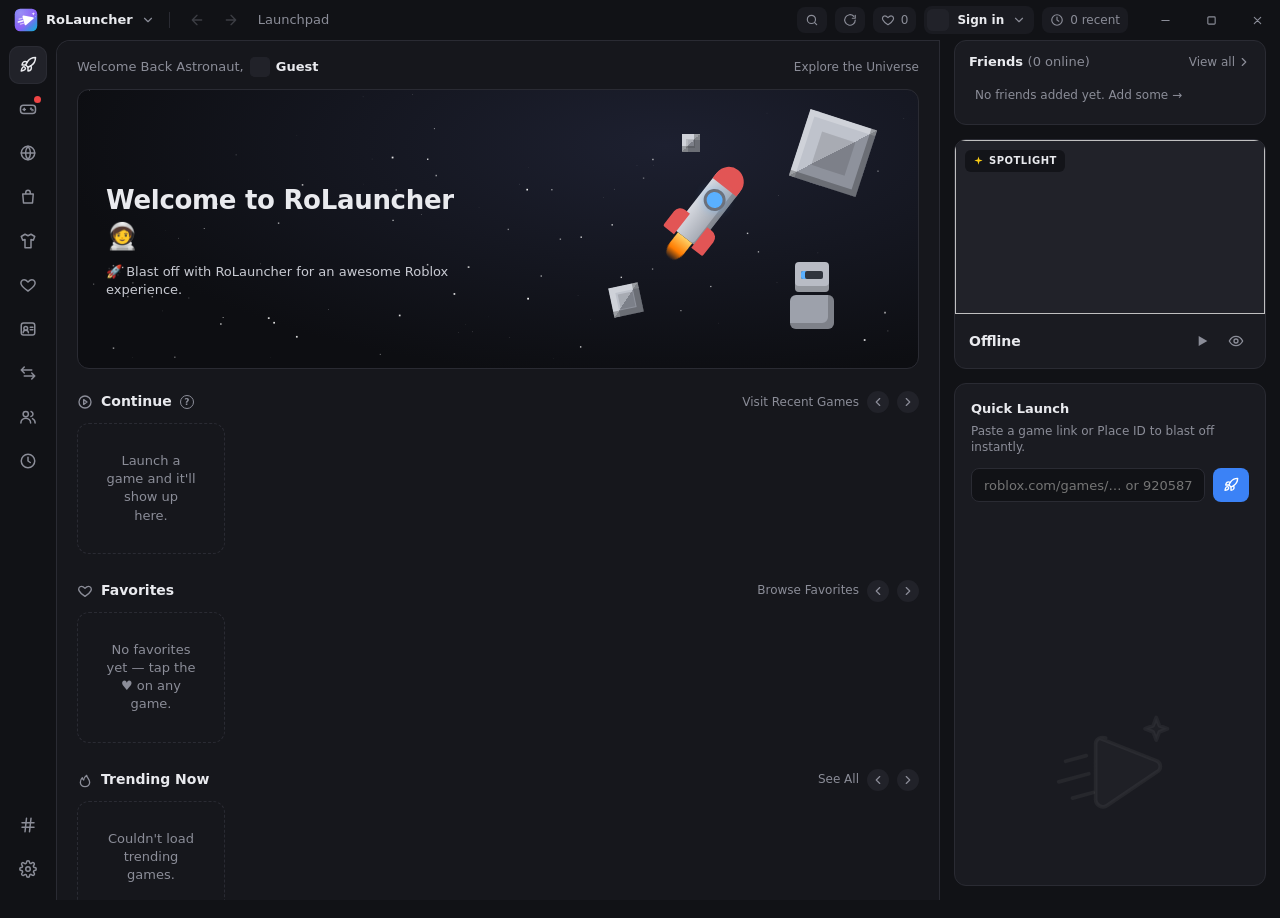
<file: wwwroot/index.html>
<!DOCTYPE html>
<html lang="en">
<head>
  <meta charset="UTF-8" />
  <title>RoLauncher</title>
  <script>
    (function () {
      var ui = localStorage.getItem("rolauncher.ui");
      var here = location.pathname.endsWith("console.html") ? "console" : "classic";
      if (ui && ui !== here) location.replace((ui === "console" ? "console.html" : "index.html") + location.hash);
    })();
  </script>
  <link rel="icon" href="logo.svg" type="image/svg+xml" />
  <link rel="stylesheet" href="styles.css" />
</head>
<body>
  <!-- ===== Title bar ===== -->
  <header class="titlebar">
    <div class="tb-left">
      <div class="brand">
        <img class="brand-logo" src="logo.svg" alt="" />
        <span class="brand-name">RoLauncher</span>
        <svg class="chev" viewBox="0 0 24 24"><use href="#i-chev-down"/></svg>
      </div>
      <span class="tb-sep"></span>
      <button class="tb-icon nodrag" id="navBack" title="Back"><svg viewBox="0 0 24 24"><use href="#i-arrow-left"/></svg></button>
      <button class="tb-icon nodrag" id="navFwd" title="Forward"><svg viewBox="0 0 24 24"><use href="#i-arrow-right"/></svg></button>
      <span class="crumb" id="crumb">Launchpad</span>
    </div>
    <div class="tb-game nodrag" id="tbGame" hidden>
      <span class="live-dot"></span><img id="tbGameIcon" alt="" /><span id="tbGameName">Launching…</span><span class="muted" id="tbGameTime"></span><span class="more-games" id="tbGameMore" hidden></span>
      <button class="btn tb-min" id="tbMin" title="Minimize the game and use the launcher — the game keeps running" hidden><svg viewBox="0 0 24 24"><use href="#i-min"/></svg>Minimize</button>
      <button class="btn tb-continue" id="tbContinue" title="Continue playing" hidden><svg viewBox="0 0 24 24"><use href="#i-play"/></svg>Continue playing</button>
      <button class="btn leave" id="tbLeave" title="Leave game"><svg viewBox="0 0 24 24"><use href="#i-logout"/></svg>Leave game</button>
    </div>
    <div class="tb-right">
      <button class="pill-btn nodrag" id="tbSearch" title="Search games"><svg viewBox="0 0 24 24"><use href="#i-search"/></svg></button>
      <button class="pill-btn nodrag" id="tbRefresh" title="Refresh"><svg viewBox="0 0 24 24"><use href="#i-refresh"/></svg></button>
      <button class="pill-btn nodrag robux" id="tbRobux" title="Robux" hidden><svg viewBox="0 0 24 24"><use href="#i-robux"/></svg><span id="robuxCount">0</span></button>
      <button class="pill-btn nodrag" id="tbFavCount" title="Favorites"><svg viewBox="0 0 24 24"><use href="#i-heart"/></svg><span id="favCount">0</span></button>
      <button class="user-chip nodrag" id="userChip">
        <img id="userAvatar" alt="" />
        <span id="userName">Sign in</span>
        <svg class="chev" viewBox="0 0 24 24"><use href="#i-chev-down"/></svg>
      </button>
      <button class="pill-btn nodrag" id="tbRecent"><svg viewBox="0 0 24 24"><use href="#i-clock"/></svg><span id="recentCount">0 recent</span></button>
      <div class="win-ctrls nodrag">
        <button data-win="minimize" title="Minimize"><svg viewBox="0 0 12 12"><path d="M2 6h8"/></svg></button>
        <button data-win="maximize" title="Maximize"><svg viewBox="0 0 12 12"><rect x="2" y="2" width="8" height="8" rx="1"/></svg></button>
        <button data-win="close" class="close" title="Close"><svg viewBox="0 0 12 12"><path d="M2.5 2.5l7 7M9.5 2.5l-7 7"/></svg></button>
      </div>
    </div>
  </header>

  <div class="shell">
    <!-- ===== Left rail ===== -->
    <nav class="rail">
      <div class="rail-top">
        <button class="rail-btn active" data-page="launchpad" title="Launchpad"><svg viewBox="0 0 24 24"><use href="#i-rocket"/></svg></button>
        <button class="rail-btn" data-page="explore" title="Explore"><svg viewBox="0 0 24 24"><use href="#i-gamepad"/></svg><span class="dot" id="exploreDot"></span></button>
        <button class="rail-btn" data-page="search" title="Search"><svg viewBox="0 0 24 24"><use href="#i-globe"/></svg></button>
        <button class="rail-btn" data-page="market" title="Market"><svg viewBox="0 0 24 24"><use href="#i-bag"/></svg></button>
        <button class="rail-btn" data-page="avatar" title="Avatar"><svg viewBox="0 0 24 24"><use href="#i-shirt"/></svg></button>
        <button class="rail-btn" data-page="favorites" title="Favorites"><svg viewBox="0 0 24 24"><use href="#i-heart"/></svg></button>
        <button class="rail-btn" data-page="profile" title="Profiles"><svg viewBox="0 0 24 24"><use href="#i-id"/></svg></button>
        <button class="rail-btn" data-page="trade" title="Trading"><svg viewBox="0 0 24 24"><use href="#i-swap"/></svg><span class="dot" id="tradeDot"></span></button>
        <button class="rail-btn" data-page="friends" title="Friends"><svg viewBox="0 0 24 24"><use href="#i-users"/></svg></button>
        <button class="rail-btn" data-page="history" title="History"><svg viewBox="0 0 24 24"><use href="#i-clock"/></svg></button>
      </div>
      <div class="rail-bottom">
        <button class="rail-btn" id="railJoin" title="Join by Place ID"><svg viewBox="0 0 24 24"><use href="#i-hash"/></svg></button>
        <button class="rail-btn" data-page="settings" title="Settings"><svg viewBox="0 0 24 24"><use href="#i-settings"/></svg></button>
      </div>
    </nav>

    <!-- ===== Main content ===== -->
    <main class="main" id="main">

      <!-- Launchpad -->
      <section class="page active" id="page-launchpad">
        <div class="welcome-row">
          <div class="welcome">Welcome Back Astronaut, <span class="welcome-user"><img id="welcomeAvatar" alt="" /><b id="welcomeName">Guest</b></span></div>
          <button class="link" data-goto="explore">Explore the Universe</button>
        </div>

        <div class="hero">
          <canvas id="stars"></canvas>
          <div class="hero-art">
            <div class="cube c1"></div><div class="cube c2"></div><div class="cube c3"></div>
            <div class="rocket"><div class="rk-body"></div><div class="rk-window"></div><div class="rk-fin l"></div><div class="rk-fin r"></div><div class="rk-flame"></div></div>
            <div class="bot"><div class="bot-head"></div><div class="bot-body"></div></div>
          </div>
          <div class="hero-text">
            <h1>Welcome to RoLauncher <span class="emoji">🧑‍🚀</span></h1>
            <p>🚀 Blast off with RoLauncher for an awesome Roblox experience.</p>
          </div>
        </div>

        <div class="row-head">
          <h2><svg viewBox="0 0 24 24"><use href="#i-play-circle"/></svg>Continue <span class="hint" title="Games you launched recently">?</span></h2>
          <div class="row-tools">
            <button class="link" data-goto="history">Visit Recent Games</button>
            <button class="arrow" data-scroll="rowContinue" data-dir="-1"><svg viewBox="0 0 24 24"><use href="#i-chev-left"/></svg></button>
            <button class="arrow" data-scroll="rowContinue" data-dir="1"><svg viewBox="0 0 24 24"><use href="#i-chev-right"/></svg></button>
          </div>
        </div>
        <div class="card-row" id="rowContinue"></div>

        <div class="row-head">
          <h2><svg viewBox="0 0 24 24"><use href="#i-heart"/></svg>Favorites</h2>
          <div class="row-tools">
            <button class="link" data-goto="favorites">Browse Favorites</button>
            <button class="arrow" data-scroll="rowFavorites" data-dir="-1"><svg viewBox="0 0 24 24"><use href="#i-chev-left"/></svg></button>
            <button class="arrow" data-scroll="rowFavorites" data-dir="1"><svg viewBox="0 0 24 24"><use href="#i-chev-right"/></svg></button>
          </div>
        </div>
        <div class="card-row" id="rowFavorites"></div>

        <div class="row-head">
          <h2><svg viewBox="0 0 24 24"><use href="#i-flame"/></svg>Trending Now</h2>
          <div class="row-tools">
            <button class="link" data-goto="explore">See All</button>
            <button class="arrow" data-scroll="rowTrending" data-dir="-1"><svg viewBox="0 0 24 24"><use href="#i-chev-left"/></svg></button>
            <button class="arrow" data-scroll="rowTrending" data-dir="1"><svg viewBox="0 0 24 24"><use href="#i-chev-right"/></svg></button>
          </div>
        </div>
        <div class="card-row" id="rowTrending"></div>
      </section>

      <!-- Explore -->
      <section class="page" id="page-explore">
        <div class="page-title"><h1>Explore the Universe</h1><p>Charts straight from Roblox, refreshed live.</p></div>
        <div id="exploreSorts"></div>
      </section>

      <!-- Search -->
      <section class="page" id="page-search">
        <div class="page-title"><h1>Search</h1><p>Find any experience on Roblox.</p></div>
        <form class="search-box" id="searchForm">
          <svg viewBox="0 0 24 24"><use href="#i-search"/></svg>
          <input id="searchInput" placeholder="Search for experiences…" autocomplete="off" />
          <button class="btn primary" type="submit">Search</button>
        </form>
        <div class="grid" id="searchResults"></div>
      </section>

      <!-- Market -->
      <section class="page" id="page-market">
        <div class="page-title row"><div><h1>Market</h1><p>Browse the Roblox avatar shop. Buying happens on Roblox's own item page.</p></div>
          <div class="robux-big" id="marketRobux" hidden><svg viewBox="0 0 24 24"><use href="#i-robux"/></svg><span></span></div></div>
        <form class="search-box" id="marketForm">
          <svg viewBox="0 0 24 24"><use href="#i-search"/></svg>
          <input id="marketInput" placeholder="Search items, bundles, emotes…" autocomplete="off" />
          <select id="marketSort">
            <option value="0">Relevance</option>
            <option value="1">Most Favorited</option>
            <option value="2">Bestselling</option>
            <option value="3">Recently Updated</option>
            <option value="4">Price: Low to High</option>
            <option value="5">Price: High to Low</option>
          </select>
          <button class="btn primary" type="submit">Search</button>
        </form>
        <div class="chips" id="marketCats"></div>
        <div class="grid market-grid" id="marketGrid"></div>
        <div class="load-more"><button class="btn ghost" id="marketMore" hidden>Load more</button></div>
      </section>

      <!-- Avatar editor -->
      <section class="page" id="page-avatar">
        <div class="page-title"><h1>Avatar</h1><p>Dress up your character. Changes show up live in the preview before you save.</p></div>
        <div class="avatar-signin empty" id="avatarSignin" hidden>Sign in with your Roblox account (Settings) to edit your avatar.</div>
        <div class="avatar-layout" id="avatarLayout" hidden>
          <div class="avatar-stage">
            <div class="avatar-render"><img id="avRender" alt="" /><div class="av-busy" id="avBusy" hidden><span></span></div><div class="av-live" id="avLive" hidden>Preview</div></div>
            <div class="seg" id="avType">
              <button data-type="R6">R6</button><button data-type="R15">R15</button>
            </div>
            <div class="seg av-tabs" id="avStageTabs">
              <button data-stage="colors" class="on">Skin</button><button data-stage="scale">Scale</button>
            </div>
            <div class="av-pane" id="avPaneColors">
              <div class="av-parts" id="avParts"></div>
              <div class="skin-row" id="skinRow"></div>
              <label class="av-custom"><input type="color" id="skinCustom" /> <span>Custom color</span></label>
            </div>
            <div class="av-pane" id="avPaneScale" hidden>
              <div id="avScales"></div>
              <div class="muted small" id="avScaleNote"></div>
            </div>
            <div class="av-actions">
              <button class="btn ghost" id="avReset">Undo changes</button>
              <button class="btn primary" id="avSave">Save avatar</button>
            </div>
            <button class="btn ghost av-outfit-btn" id="avSaveOutfit">Save as outfit…</button>
            <div class="muted small av-dirty" id="avDirty"></div>
          </div>
          <div class="avatar-items">
            <div class="chips" id="avCats"></div>
            <div class="grid av-grid" id="avGrid"></div>
            <div class="load-more"><button class="btn ghost" id="avMore" hidden>Load more</button></div>
          </div>
        </div>
      </section>

      <!-- Profile viewer -->
      <section class="page" id="page-profile">
        <form class="search-box" id="profileForm">
          <svg viewBox="0 0 24 24"><use href="#i-search"/></svg>
          <input id="profileInput" placeholder="Look up any Roblox username or user ID…" autocomplete="off" />
          <button class="btn primary" type="submit">View profile</button>
        </form>
        <div id="profileView"></div>
      </section>
      <!-- Trading -->
      <section class="page" id="page-trade">
        <div class="page-title row"><div><h1>Trading</h1><p>Trade limited items with other players. Values are Roblox's recent average price (RAP).</p></div>
          <div class="trade-head-actions"><div class="rap-big" id="tradeMyRap" hidden></div><button class="btn primary" id="tradeNew"><svg viewBox="0 0 24 24"><use href="#i-plus"/></svg>New trade</button></div></div>
        <div class="empty" id="tradeSignin" hidden>Sign in with your Roblox account (Settings) to see and send trades.</div>
        <div id="tradeBody">
          <div class="seg trade-tabs" id="tradeTabs">
            <button data-tt="Inbound" class="on">Inbound<span class="t-count" id="ttInbound" hidden></span></button><button data-tt="Outbound">Outbound</button><button data-tt="Completed">Completed</button><button data-tt="Inactive">Inactive</button>
          </div>
          <div class="trade-list" id="tradeList"></div>
          <div class="load-more"><button class="btn ghost" id="tradeMore" hidden>Load more</button></div>
        </div>
      </section>


      <!-- Favorites -->
      <section class="page" id="page-favorites">
        <div class="page-title"><h1>Favorites</h1><p>Hit the heart on any game to pin it here.</p></div>
        <div class="grid" id="favGrid"></div>
      </section>

      <!-- History -->
      <section class="page" id="page-history">
        <div class="page-title row"><div><h1>Recent Games</h1><p>Everything you've launched from RoLauncher.</p></div><button class="btn ghost" id="clearHistory">Clear history</button></div>
        <div class="grid" id="historyGrid"></div>
      </section>

      <!-- Friends -->
      <section class="page" id="page-friends">
        <div class="page-title"><h1>Friends</h1><p id="friendsHint">Sign in to load your Roblox friends automatically, or add people by username.</p></div>
        <form class="search-box" id="addFriendForm">
          <svg viewBox="0 0 24 24"><use href="#i-user-plus"/></svg>
          <input id="addFriendInput" placeholder="Roblox username…" autocomplete="off" />
          <button class="btn primary" type="submit">Add Friend</button>
        </form>
        <div class="friend-list big" id="friendsPageList"></div>
      </section>

      <!-- Settings -->
      <section class="page" id="page-settings">
        <div class="page-title"><h1>Settings</h1><p>Tune your launcher.</p></div>
        <div class="settings">
          <div class="set-card">
            <h3>Interface</h3>
            <p class="muted small">Pick a look. Everything else (accounts, favorites, playtime) is shared between them.</p>
            <div class="ui-pick" id="uiPick">
              <button data-ui="classic"><span class="ui-prev classic"><i></i><b></b><em></em></span>Classic</button>
              <button data-ui="console"><span class="ui-prev console"><i></i><b></b><em></em></span>Console</button>
            </div>
          </div>
          <div class="set-card">
            <h3>Roblox Accounts</h3>
            <div class="account-box" id="accountBox"></div>
            <p class="muted small">Signing in happens on roblox.com's own login page. RoLauncher never sees your password; the session stays in this PC's launcher profile so games launch on your account.</p>
            <details class="guest">
              <summary class="muted small">Or just show an avatar without signing in</summary>
              <form class="inline-form" id="accountForm">
                <input id="accountInput" placeholder="Roblox username" autocomplete="off" />
                <button class="btn ghost" type="submit">Use as guest</button>
              </form>
            </details>
          </div>
          <div class="set-card">
            <h3>Appearance</h3>
            <label class="toggle"><input type="checkbox" id="setStars" checked /><span></span>Animated starfield</label>
            <div class="accent-row" id="accentRow"></div>
          </div>
          <div class="set-card">
            <h3>Playing</h3>
            <label class="toggle"><input type="checkbox" id="setEmbed" /><span></span>Play inside the launcher window <span class="tag">Experimental</span></label>
            <label class="toggle"><input type="checkbox" id="setCloseOnLeave" /><span></span>Close Roblox and return here when I leave a game</label>
            <label class="select-row">When I close RoLauncher while a game is running
              <select id="setCloseBehavior">
                <option value="ask">Ask me</option>
                <option value="close">Close the game too</option>
                <option value="keep">Keep the game running</option>
              </select>
            </label>
            <label class="toggle"><input type="checkbox" id="setMinimize" /><span></span>Minimize launcher while playing (when not playing inside it)</label>
            <label class="toggle"><input type="checkbox" id="setMulti" /><span></span>Allow several Roblox games at once <span class="tag">Experimental</span></label>
            <p class="muted small">Lets you run more than one Roblox window, for example one per account. Close all Roblox windows before turning it on. Only one game can be shown inside the launcher; the others open in their own windows.</p>
          </div>
          <div class="set-card">
            <h3>Discord</h3>
            <label class="toggle"><input type="checkbox" id="setDiscord" /><span></span>Show what I'm playing on my Discord profile</label>
            <div class="discord-box" id="discordBox">
              <div class="discord-status" id="discordStatus"></div>
              <label class="toggle"><input type="checkbox" id="setDiscordBrowsing" /><span></span>Also show when I'm just browsing the launcher</label>
              <label class="toggle"><input type="checkbox" id="setDiscordJoin" /><span></span>Add a "Join server" button for public servers</label>
              <details class="guest">
                <summary class="muted small">Advanced: use your own Discord application</summary>
                <p class="muted small">Leave this empty to show up as <b>RoLauncher</b>. To show a different name, create an application at <a href="https://discord.com/developers/applications" data-ext>discord.com/developers/applications</a> and paste its Application ID here.</p>
                <form class="inline-form" id="discordForm">
                  <input id="discordId" placeholder="Application ID (optional)" inputmode="numeric" autocomplete="off" />
                  <button class="btn primary" type="submit">Save</button>
                </form>
              </details>
              <p class="muted small">Discord needs to be open on this PC (the desktop app). Your status only goes to your own Discord app; RoLauncher doesn't send it anywhere else.</p>
            </div>
          </div>
          <div class="set-card">
            <h3>Updates</h3>
            <p class="muted" id="updVersion">RoLauncher</p>
            <label class="toggle"><input type="checkbox" id="setAutoUpdate" /><span></span>Check for updates and ask me when a new version is out</label>
            <div class="upd-row"><button class="btn ghost" id="updCheck">Check for updates</button><span class="muted small" id="updStatus"></span></div>
            <p class="muted small">Updates come from <a href="#" id="updRepo">RoLauncher on GitHub</a>. Your sign-ins and settings are kept.</p>
          </div>
          <div class="set-card">
            <h3>Data</h3>
            <p class="muted">Recent games, favorites and friends are stored locally on this PC.</p>
            <button class="btn danger" id="resetAll">Reset all launcher data</button>
          </div>
        </div>
      </section>
    </main>

    <!-- ===== Right panel ===== -->
    <aside class="side">
      <div class="panel friends-panel">
        <div class="panel-head">
          <h3>Friends <span class="muted" id="friendsOnline">(0 online)</span></h3>
          <button class="link" data-goto="friends">View all <svg viewBox="0 0 24 24"><use href="#i-chev-right"/></svg></button>
        </div>
        <div class="friend-list" id="sideFriends"></div>
      </div>

      <div class="panel spotlight" id="spotlight">
        <div class="spot-img"><img id="spotImg" alt="" /><span class="badge"><svg viewBox="0 0 24 24"><use href="#i-sparkle"/></svg>SPOTLIGHT</span><span class="spot-rating" id="spotRating"></span></div>
        <div class="spot-info">
          <div><div class="spot-name" id="spotName">Loading…</div><div class="muted small" id="spotBy"></div></div>
          <div class="spot-actions">
            <button class="icon-btn" id="spotPlay" title="Play"><svg viewBox="0 0 24 24"><use href="#i-play"/></svg></button>
            <button class="icon-btn" id="spotView" title="Details"><svg viewBox="0 0 24 24"><use href="#i-eye"/></svg></button>
          </div>
        </div>
      </div>

      <div class="panel quickjoin">
        <svg class="watermark" viewBox="0 0 24 24"><use href="#i-mark"/></svg>
        <h3>Quick Launch</h3>
        <p class="muted small">Paste a game link or Place ID to blast off instantly.</p>
        <form class="inline-form" id="quickForm">
          <input id="quickInput" placeholder="roblox.com/games/… or 920587237" autocomplete="off" />
          <button class="btn primary" type="submit"><svg viewBox="0 0 24 24"><use href="#i-rocket"/></svg></button>
        </form>
        <div class="now-playing" id="nowPlaying"></div>
      </div>
    </aside>
  </div>

  <!-- ===== Game modal ===== -->
  <div class="modal" id="modal" hidden>
    <div class="modal-card">
      <button class="modal-close" id="modalClose"><svg viewBox="0 0 12 12"><path d="M2.5 2.5l7 7M9.5 2.5l-7 7"/></svg></button>
      <div class="modal-banner"><img id="mBanner" alt="" /></div>
      <div class="modal-body">
        <div class="modal-head">
          <img class="modal-icon" id="mIcon" alt="" />
          <div class="modal-titles"><h2 id="mName"></h2><div class="muted" id="mCreator"></div></div>
          <select class="play-as" id="mPlayAs" title="Play as" hidden></select>
          <button class="btn play" id="mPlay"><svg viewBox="0 0 24 24"><use href="#i-play"/></svg>Play</button>
          <button class="btn ghost square" id="mFav" title="Favorite"><svg viewBox="0 0 24 24"><use href="#i-heart"/></svg></button>
          <button class="btn ghost square" id="mWeb" title="Open on roblox.com"><svg viewBox="0 0 24 24"><use href="#i-external"/></svg></button>
        </div>
        <div class="tabs" id="mTabs">
          <button class="tab on" data-tab="overview">Overview</button>
          <button class="tab" data-tab="playtime"><svg viewBox="0 0 24 24"><use href="#i-clock"/></svg>Playtime</button>
        </div>
        <div class="tab-panel" id="tab-overview">
          <div class="stats" id="mStats"></div>
          <p class="desc" id="mDesc"></p>
        </div>
        <div class="tab-panel" id="tab-playtime" hidden></div>
      </div>
    </div>
  </div>

  <!-- ===== Market item modal ===== -->
  <div class="modal glass" id="updModal" hidden>
    <div class="modal-card upd-card">
      <div class="upd-head"><img src="logo.svg" alt="" /><div><h2 id="updTitle">Update available</h2><div class="muted small" id="updSub"></div></div></div>
      <div class="upd-notes" id="updNotes"></div>
      <div class="upd-progress" id="updProgress" hidden><span id="updBar"></span></div>
      <div class="upd-actions"><a href="#" class="muted small" id="updPage">See it on GitHub</a><span></span><button class="btn ghost" id="updLater">Later</button><button class="btn primary" id="updNow">Update now</button></div>
    </div>
  </div>
  <div class="modal glass" id="tradeModal" hidden>
    <div class="modal-card trade-card">
      <button class="modal-close" id="tradeClose"><svg viewBox="0 0 12 12"><path d="M2.5 2.5l7 7M9.5 2.5l-7 7"/></svg></button>
      <div class="trade-top"><img id="tvHead" alt="" /><div><h2 id="tvTitle">Trade</h2><div class="muted small" id="tvSub"></div></div></div>
      <div class="trade-sides">
        <div class="trade-side"><h3>You give</h3><div class="trade-items" id="tvGive"></div><div class="trade-total" id="tvGiveTotal"></div></div>
        <div class="trade-side get"><h3>You get</h3><div class="trade-items" id="tvGet"></div><div class="trade-total" id="tvGetTotal"></div></div>
      </div>
      <div class="trade-actions" id="tvActions"></div>
    </div>
  </div>
  <div class="modal glass" id="tradeCompose" hidden>
    <div class="modal-card trade-card wide">
      <button class="modal-close" id="tcClose"><svg viewBox="0 0 12 12"><path d="M2.5 2.5l7 7M9.5 2.5l-7 7"/></svg></button>
      <div class="trade-top"><img id="tcHead" alt="" /><div><h2 id="tcTitle">New trade</h2><div class="muted small" id="tcSub">Pick who you want to trade with.</div></div></div>
      <form class="search-box" id="tcUserForm">
        <svg viewBox="0 0 24 24"><use href="#i-search"/></svg>
        <input id="tcUser" placeholder="Username to trade with…" autocomplete="off" />
        <button class="btn primary" type="submit">Choose</button>
      </form>
      <div class="tc-grid" id="tcGrid" hidden>
        <div class="tc-col"><div class="tc-col-head"><h3>Your items</h3><input class="tc-filter" id="tcMineFilter" placeholder="Filter…" /></div><div class="tc-inv" id="tcMine"></div></div>
        <div class="tc-col"><div class="tc-col-head"><h3 id="tcTheirsTitle">Their items</h3><input class="tc-filter" id="tcTheirsFilter" placeholder="Filter…" /></div><div class="tc-inv" id="tcTheirs"></div></div>
      </div>
      <div class="trade-sides" id="tcOffer" hidden>
        <div class="trade-side"><h3>You give</h3><div class="trade-items" id="tcGive"></div><label class="tc-robux">+ <svg viewBox="0 0 24 24"><use href="#i-robux"/></svg><input type="number" min="0" step="1" id="tcGiveRobux" placeholder="0" /> Robux</label><div class="trade-total" id="tcGiveTotal"></div></div>
        <div class="trade-side get"><h3>You get</h3><div class="trade-items" id="tcGet"></div><label class="tc-robux">+ <svg viewBox="0 0 24 24"><use href="#i-robux"/></svg><input type="number" min="0" step="1" id="tcGetRobux" placeholder="0" /> Robux</label><div class="trade-total" id="tcGetTotal"></div></div>
      </div>
      <div class="trade-actions"><span class="muted small" id="tcNote"></span><button class="btn ghost" id="tcCancel">Cancel</button><button class="btn primary" id="tcSend" disabled>Send trade</button></div>
    </div>
  </div>
  <div class="modal glass" id="avDialog" hidden>
    <div class="modal-card av-dialog">
      <h2 id="avDlgTitle"></h2>
      <p class="muted small" id="avDlgText"></p>
      <input class="input" id="avDlgInput" maxlength="50" />
      <div class="av-dlg-actions"><button class="btn ghost" id="avDlgCancel">Cancel</button><button class="btn primary" id="avDlgOk">OK</button></div>
    </div>
  </div>
  <div class="modal glass" id="itemModal" hidden>
    <div class="item-card">
      <button class="modal-close" id="itemClose"><svg viewBox="0 0 12 12"><path d="M2.5 2.5l7 7M9.5 2.5l-7 7"/></svg></button>
      <div class="item-media"><img id="iImg" alt="" /><span class="owned-badge" id="iOwned" hidden><svg viewBox="0 0 24 24"><use href="#i-check"/></svg>Owned</span></div>
      <div class="item-info">
        <span class="kind-chip" id="iKind"></span>
        <h2 id="iName"></h2>
        <div class="muted" id="iCreator"></div>
        <div class="item-price" id="iPrice"></div>
        <div class="item-meta" id="iMeta"></div>
        <p class="desc" id="iDesc"></p>
        <div class="buy-box" id="buyBox"></div>
        <button class="link" id="iWeb"><svg viewBox="0 0 24 24"><use href="#i-external"/></svg>View on roblox.com</button>
      </div>
    </div>
  </div>

  <div class="launching" id="launching" hidden>
    <canvas id="launchStars"></canvas>
    <div class="launch-card">
      <img id="lIcon" alt="" />
      <h2 id="lName">Launching…</h2>
      <p class="muted" id="lStatus">Starting Roblox</p>
      <div class="launch-bar"><span></span></div>
      <button class="btn ghost" id="lCancel">Cancel</button>
    </div>
  </div>

  <div class="acct-menu" id="acctMenu" hidden></div>

  <div class="toast" id="toast"></div>

  <!-- ===== Icon sprite ===== -->
  <svg width="0" height="0" style="position:absolute">
    <defs>
      <symbol id="i-mark" viewBox="0 0 24 24"><path d="M10.3 6.9l9.1 3.6c.8.3.9 1.4.1 1.8l-8 5.4c-.8.5-1.8-.1-1.8-1V7.8c0-.7.8-1.2 1.6-.9z"/><path d="M8.6 12.6l-4.8 1.3M8.2 9.7l-3.3.9M9.3 15.6l-3.3.9"/><path d="M19.4 3.6l.5 1.3 1.3.5-1.3.5-.5 1.3-.5-1.3-1.3-.5 1.3-.5z"/></symbol>
      <symbol id="i-moon" viewBox="0 0 24 24"><path d="M20 14.5A8.5 8.5 0 1 1 9.5 4a7 7 0 0 0 10.5 10.5z"/></symbol>
      <symbol id="i-chev-down" viewBox="0 0 24 24"><path d="M6 9l6 6 6-6"/></symbol>
      <symbol id="i-chev-left" viewBox="0 0 24 24"><path d="M15 18l-6-6 6-6"/></symbol>
      <symbol id="i-chev-right" viewBox="0 0 24 24"><path d="M9 18l6-6-6-6"/></symbol>
      <symbol id="i-arrow-left" viewBox="0 0 24 24"><path d="M19 12H5M12 19l-7-7 7-7"/></symbol>
      <symbol id="i-arrow-right" viewBox="0 0 24 24"><path d="M5 12h14M12 5l7 7-7 7"/></symbol>
      <symbol id="i-search" viewBox="0 0 24 24"><circle cx="11" cy="11" r="7"/><path d="M20 20l-3.5-3.5"/></symbol>
      <symbol id="i-refresh" viewBox="0 0 24 24"><path d="M21 12a9 9 0 1 1-2.6-6.4M21 4v5h-5"/></symbol>
      <symbol id="i-heart" viewBox="0 0 24 24"><path d="M12 20s-7-4.4-9-8.6C1.6 8.4 3.4 5 6.8 5c2 0 3.4 1.1 5.2 3 1.8-1.9 3.2-3 5.2-3 3.4 0 5.2 3.4 3.8 6.4C19 15.6 12 20 12 20z"/></symbol>
      <symbol id="i-clock" viewBox="0 0 24 24"><circle cx="12" cy="12" r="9"/><path d="M12 7v5l3 2"/></symbol>
      <symbol id="i-rocket" viewBox="0 0 24 24"><path d="M5 15c-1.5 1.3-2 5-2 5s3.7-.5 5-2c.7-.8.7-2.1-.1-2.9a2.2 2.2 0 0 0-2.9-.1z"/><path d="M12 15l-3-3a22 22 0 0 1 2-4A13 13 0 0 1 22 2c0 2.7-.8 7.5-6 11a22 22 0 0 1-4 2z"/><path d="M9 12H4s.5-3 2-4c1.6-1.1 5 0 5 0M12 15v5s3-.5 4-2c1.1-1.6 0-5 0-5"/></symbol>
      <symbol id="i-gamepad" viewBox="0 0 24 24"><rect x="2" y="7" width="20" height="11" rx="4"/><path d="M7 11v3M5.5 12.5h3"/><circle cx="16" cy="11.5" r=".6"/><circle cx="18" cy="13.5" r=".6"/></symbol>
      <symbol id="i-globe" viewBox="0 0 24 24"><circle cx="12" cy="12" r="9"/><path d="M3 12h18M12 3a14 14 0 0 1 0 18M12 3a14 14 0 0 0 0 18"/></symbol>
      <symbol id="i-users" viewBox="0 0 24 24"><circle cx="9" cy="8" r="3.5"/><path d="M2.5 20a6.5 6.5 0 0 1 13 0"/><path d="M16 4.6a3.5 3.5 0 0 1 0 6.8M18 14.2a6.5 6.5 0 0 1 3.5 5.8"/></symbol>
      <symbol id="i-user-plus" viewBox="0 0 24 24"><circle cx="9" cy="8" r="3.5"/><path d="M2.5 20a6.5 6.5 0 0 1 13 0M19 8v6M16 11h6"/></symbol>
      <symbol id="i-settings" viewBox="0 0 24 24"><circle cx="12" cy="12" r="3"/><path d="M19.4 15a1.7 1.7 0 0 0 .3 1.8l.1.1a2 2 0 1 1-2.8 2.8l-.1-.1a1.7 1.7 0 0 0-1.8-.3 1.7 1.7 0 0 0-1 1.5V21a2 2 0 1 1-4 0v-.1a1.7 1.7 0 0 0-1.1-1.5 1.7 1.7 0 0 0-1.8.3l-.1.1a2 2 0 1 1-2.8-2.8l.1-.1a1.7 1.7 0 0 0 .3-1.8 1.7 1.7 0 0 0-1.5-1H3a2 2 0 1 1 0-4h.1a1.7 1.7 0 0 0 1.5-1.1 1.7 1.7 0 0 0-.3-1.8l-.1-.1a2 2 0 1 1 2.8-2.8l.1.1a1.7 1.7 0 0 0 1.8.3H9a1.7 1.7 0 0 0 1-1.5V3a2 2 0 1 1 4 0v.1a1.7 1.7 0 0 0 1 1.5 1.7 1.7 0 0 0 1.8-.3l.1-.1a2 2 0 1 1 2.8 2.8l-.1.1a1.7 1.7 0 0 0-.3 1.8V9a1.7 1.7 0 0 0 1.5 1H21a2 2 0 1 1 0 4h-.1a1.7 1.7 0 0 0-1.5 1z"/></symbol>
      <symbol id="i-hash" viewBox="0 0 24 24"><path d="M4 9h16M4 15h16M10 3L8 21M16 3l-2 18"/></symbol>
      <symbol id="i-play-circle" viewBox="0 0 24 24"><circle cx="12" cy="12" r="9"/><path d="M10 8.5l5 3.5-5 3.5z"/></symbol>
      <symbol id="i-play" viewBox="0 0 24 24"><path d="M7 4.5l13 7.5-13 7.5z" fill="currentColor"/></symbol>
      <symbol id="i-eye" viewBox="0 0 24 24"><path d="M2 12s3.6-7 10-7 10 7 10 7-3.6 7-10 7S2 12 2 12z"/><circle cx="12" cy="12" r="3"/></symbol>
      <symbol id="i-flame" viewBox="0 0 24 24"><path d="M12 22c4 0 7-2.7 7-6.5 0-4.5-4-6.5-4.5-10.5C12 7 10 9.5 10 12c-1.2-.8-2-2-2-3.5C6 10.2 5 12.7 5 15.5 5 19.3 8 22 12 22z"/></symbol>
      <symbol id="i-sparkle" viewBox="0 0 24 24"><path d="M12 3l2 7 7 2-7 2-2 7-2-7-7-2 7-2z" fill="currentColor"/></symbol>
      <symbol id="i-external" viewBox="0 0 24 24"><path d="M14 4h6v6M20 4l-9 9M18 14v5a1 1 0 0 1-1 1H5a1 1 0 0 1-1-1V7a1 1 0 0 1 1-1h5"/></symbol>
      <symbol id="i-person" viewBox="0 0 24 24"><circle cx="12" cy="8" r="4"/><path d="M4 21a8 8 0 0 1 16 0"/></symbol>
      <symbol id="i-thumb" viewBox="0 0 24 24"><path d="M7 10v11H3V10zM7 10l4-8c1.7 0 3 1.3 3 3v3h5.5a2 2 0 0 1 2 2.3l-1.4 8A2 2 0 0 1 18 20H7"/></symbol>
      <symbol id="i-bag" viewBox="0 0 24 24"><path d="M5 8h14l-1 12H6zM9 8V6a3 3 0 0 1 6 0v2"/></symbol>
      <symbol id="i-robux" viewBox="0 0 24 24"><path d="M12 2.5l8.2 4.75v9.5L12 21.5l-8.2-4.75v-9.5z"/><path d="M12 7.5l3.9 2.25v4.5L12 16.5l-3.9-2.25v-4.5z"/></symbol>
      <symbol id="i-logout" viewBox="0 0 24 24"><path d="M9 21H5a2 2 0 0 1-2-2V5a2 2 0 0 1 2-2h4M16 17l5-5-5-5M21 12H9"/></symbol>
      <symbol id="i-shirt" viewBox="0 0 24 24"><path d="M8 3l4 2 4-2 5 3-2 5-3-1v11H8V10l-3 1-2-5z"/></symbol>
      <symbol id="i-check" viewBox="0 0 24 24"><path d="M5 12.5l4.5 4.5L19 7.5"/></symbol>
      <symbol id="i-id" viewBox="0 0 24 24"><rect x="3" y="4" width="18" height="16" rx="3"/><circle cx="9" cy="11" r="2.5"/><path d="M5.5 17a3.5 3.5 0 0 1 7 0M15 9.5h3.5M15 13h3.5"/></symbol>
      <symbol id="i-plus" viewBox="0 0 24 24"><path d="M12 5v14M5 12h14"/></symbol>
      <symbol id="i-swap" viewBox="0 0 24 24"><path d="M7 4L3 8l4 4M3 8h14M17 20l4-4-4-4M21 16H7"/></symbol>
      <symbol id="i-min" viewBox="0 0 24 24"><path d="M12 4v11M7.5 10.5L12 15l4.5-4.5M5 20h14"/></symbol>
      <symbol id="i-x" viewBox="0 0 24 24"><path d="M6 6l12 12M18 6L6 18"/></symbol>
    </defs>
  </svg>

  <script src="app.js"></script>
  <script src="dropdown.js"></script>
</body>
</html>
</file>
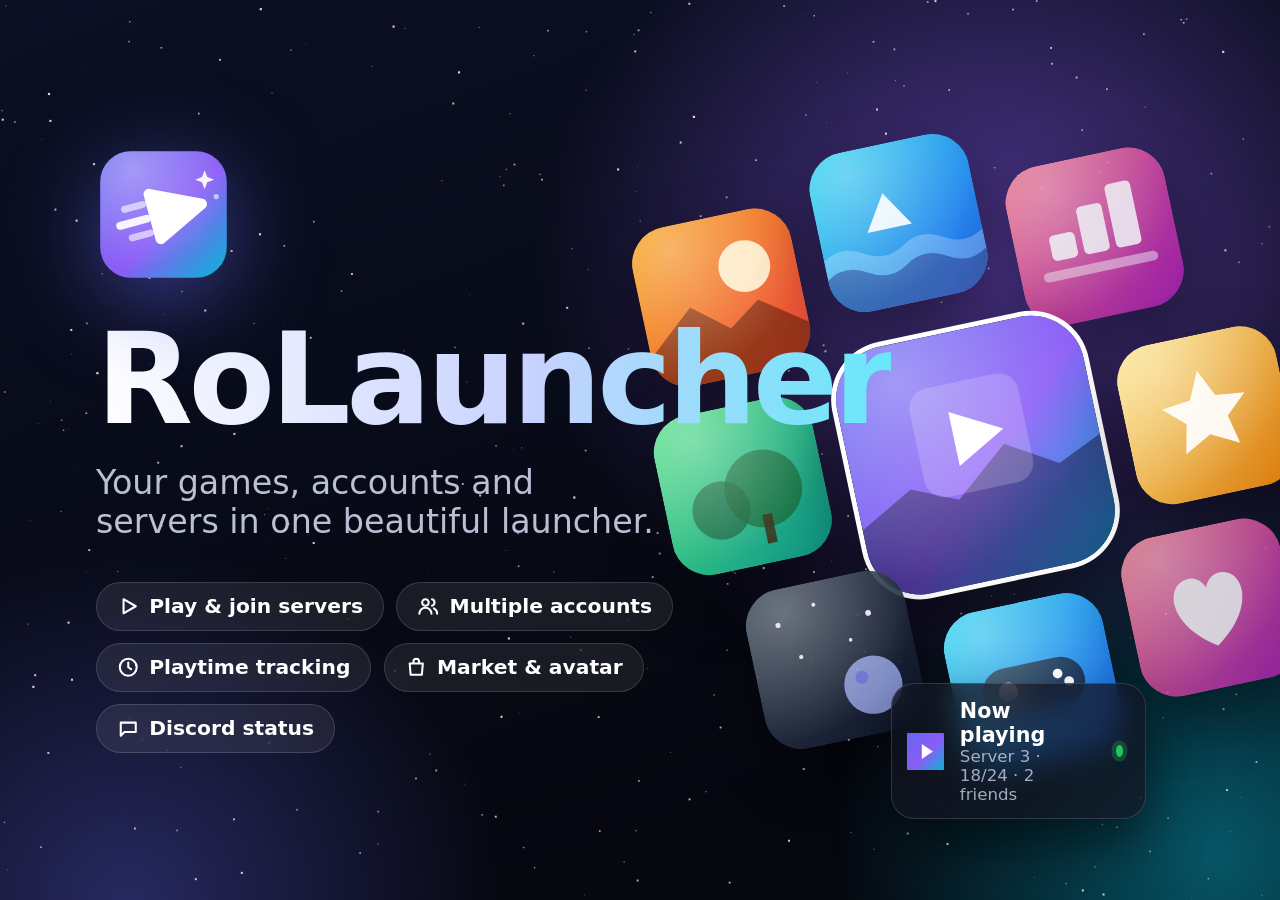
<file: assets/cover.html>
﻿<!DOCTYPE html>
<!--
  RoLauncher cover image. Original artwork (no third-party logos or game art).
  Render: msedge --headless --window-size=1920,1080 --screenshot=cover.png cover.html
  Add  ?wide  to the URL for the 1280x640 link-preview layout.
-->
<html>
<head>
<meta charset="utf-8" />
<style>
  * { box-sizing: border-box; margin: 0; }
  html, body { width: 100%; height: 100%; overflow: hidden; }
  body {
    position: relative;
    font-family: "Segoe UI Variable Display", "Segoe UI", system-ui, sans-serif;
    color: #fff;
    background:
      radial-gradient(60% 80% at 78% 30%, rgba(139, 92, 246, .55), transparent 60%),
      radial-gradient(50% 70% at 95% 95%, rgba(6, 182, 212, .45), transparent 60%),
      radial-gradient(45% 60% at 10% 100%, rgba(99, 102, 241, .35), transparent 65%),
      linear-gradient(160deg, #0b1024 0%, #070914 55%, #05060c 100%);
  }
  #stars { position: absolute; inset: 0; }

  .wrap { position: absolute; inset: 0; display: grid; grid-template-columns: 1fr 1fr; align-items: center; padding: 0 7.5vw; }
  .brand { position: relative; z-index: 2; }
  .mark { width: 15vh; height: 15vh; filter: drop-shadow(0 2.4vh 5vh rgba(99, 102, 241, .55)); }
  h1 { font-size: 14vh; line-height: 1; font-weight: 800; letter-spacing: -.5vh; margin-top: 3.4vh; }
  h1 span { background: linear-gradient(90deg, #fff 0%, #c7d2fe 55%, #67e8f9 100%); -webkit-background-clip: text; background-clip: text; color: transparent; }
  .tag { text-wrap: balance; max-width: 44vw; font-size: 3.7vh; color: rgba(226, 232, 255, .82); margin-top: 2.2vh; font-weight: 500; }
  .chips { display: flex; flex-wrap: wrap; gap: 1.4vh; margin-top: 4.6vh; max-width: 46vw; }
  .chip { display: inline-flex; align-items: center; gap: 1.1vh; padding: 1.25vh 2.2vh; border-radius: 99px; font-size: 2.25vh; font-weight: 600;
          background: rgba(255, 255, 255, .08); border: 1px solid rgba(255, 255, 255, .14); backdrop-filter: blur(10px); }
  .chip svg { width: 2.5vh; height: 2.5vh; fill: none; stroke: #fff; stroke-width: 2.2; stroke-linecap: round; stroke-linejoin: round; }

  /* Right side: a tilted wall of glassy "game" tiles drawn from simple shapes. */
  .stage { position: relative; height: 100vh; }
  .wall { position: absolute; right: -4vw; top: 50%; width: 62vh; height: 62vh; transform: translateY(-50%) rotate(-12deg); }
  .tile { position: absolute; width: 18vh; height: 18vh; border-radius: 4.2vh; overflow: hidden;
          box-shadow: 0 3vh 7vh rgba(0, 0, 0, .45), inset 0 0 0 1px rgba(255, 255, 255, .16); }
  .tile svg { width: 100%; height: 100%; display: block; }
  .tile.big { width: 28vh; height: 28vh; border-radius: 6vh; box-shadow: 0 0 0 .55vh #fff, 0 4vh 9vh rgba(0, 0, 0, .55); }
  .t1 { left: 0;     top: 0; }
  .t2 { left: 21vh;  top: -4vh; }
  .t3 { left: 42vh;  top: 2vh; opacity: .9; }
  .t4 { left: -2vh;  top: 21vh; }
  .t5 { left: 19vh;  top: 18vh; }
  .t6 { left: 50vh;  top: 24vh; }
  .t7 { left: 4vh;   top: 42vh; opacity: .9; }
  .t8 { left: 25vh;  top: 49vh; }
  .t9 { left: 46vh;  top: 45vh; opacity: .85; }
  .play-pill { position: absolute; left: 21vh; top: 50.5vh; display: none; }

  /* little "now playing" card floating over the wall */
  .np { position: absolute; right: 3vw; bottom: 9vh; display: flex; align-items: center; gap: 1.8vh; padding: 1.6vh 2.4vh 1.6vh 1.6vh; border-radius: 2.6vh;
        background: rgba(18, 20, 32, .72); border: 1px solid rgba(255, 255, 255, .14); backdrop-filter: blur(16px); box-shadow: 0 3vh 6vh rgba(0, 0, 0, .5); z-index: 3; }
  .np .ic { width: 7vh; height: 7vh; border-radius: 1.7vh; overflow: hidden; }
  .np b { display: block; font-size: 2.3vh; }
  .np span { font-size: 1.85vh; color: rgba(226, 232, 255, .7); }
  .np .dot { width: 1.3vh; height: 1.3vh; border-radius: 50%; background: #22c55e; box-shadow: 0 0 0 .5vh rgba(34, 197, 94, .25); margin-left: 1vh; }

  /* 2:1 link-preview layout */
  body.wide .wrap { grid-template-columns: 1.15fr .85fr; padding: 0 6vw; }
  body.wide h1 { font-size: 15.5vh; }
  body.wide .tag { font-size: 4.3vh; }
  body.wide .chip { font-size: 2.6vh; }
  body.wide .wall { right: -10vw; }
  body.wide .np { display: none; }
</style>
</head>
<body>
<canvas id="stars"></canvas>

<svg width="0" height="0" style="position:absolute">
  <defs>
    <linearGradient id="g-brand" x1="0" y1="0" x2="1" y2="1"><stop offset="0" stop-color="#6366F1"/><stop offset=".55" stop-color="#8B5CF6"/><stop offset="1" stop-color="#06B6D4"/></linearGradient>
    <linearGradient id="g-sun" x1="0" y1="0" x2="1" y2="1"><stop offset="0" stop-color="#f59e0b"/><stop offset="1" stop-color="#ef4444"/></linearGradient>
    <linearGradient id="g-sea" x1="0" y1="0" x2="1" y2="1"><stop offset="0" stop-color="#22d3ee"/><stop offset="1" stop-color="#2563eb"/></linearGradient>
    <linearGradient id="g-leaf" x1="0" y1="0" x2="1" y2="1"><stop offset="0" stop-color="#4ade80"/><stop offset="1" stop-color="#0d9488"/></linearGradient>
    <linearGradient id="g-rose" x1="0" y1="0" x2="1" y2="1"><stop offset="0" stop-color="#fb7185"/><stop offset="1" stop-color="#a21caf"/></linearGradient>
    <linearGradient id="g-night" x1="0" y1="0" x2="1" y2="1"><stop offset="0" stop-color="#334155"/><stop offset="1" stop-color="#0f172a"/></linearGradient>
    <linearGradient id="g-gold" x1="0" y1="0" x2="1" y2="1"><stop offset="0" stop-color="#fde68a"/><stop offset="1" stop-color="#d97706"/></linearGradient>
    <radialGradient id="g-shine" cx=".25" cy=".15" r=".8"><stop offset="0" stop-color="#fff" stop-opacity=".35"/><stop offset="1" stop-color="#fff" stop-opacity="0"/></radialGradient>
  </defs>
</svg>

<div class="wrap">
  <div class="brand">
    <!-- the RoLauncher mark (same geometry as logo.svg) -->
    <svg class="mark" viewBox="0 0 256 256">
      <rect x="8" y="8" width="240" height="240" rx="58" fill="url(#g-brand)"/>
      <rect x="8" y="8" width="240" height="240" rx="58" fill="url(#g-shine)"/>
      <g stroke="#fff" stroke-linecap="round">
        <line x1="96.1" y1="136" x2="45.9" y2="149.5" stroke-width="15" stroke-opacity=".92"/>
        <line x1="88.8" y1="109" x2="54" y2="118.3" stroke-width="13" stroke-opacity=".6"/>
        <line x1="103.4" y1="163" x2="68.6" y2="172.3" stroke-width="13" stroke-opacity=".6"/>
      </g>
      <polygon points="110,76 110,164 202,120" transform="rotate(-15 156 120)" fill="#fff" stroke="#fff" stroke-width="20" stroke-linejoin="round"/>
      <path d="M206 44 L211 57 L224 62 L211 67 L206 80 L201 67 L188 62 L201 57 Z" fill="#fff" fill-opacity=".92"/>
      <circle cx="228" cy="94" r="5" fill="#fff" fill-opacity=".6"/>
    </svg>
    <h1><span>RoLauncher</span></h1>
    <div class="tag">Your games, accounts and servers in one beautiful launcher.</div>
    <div class="chips">
      <span class="chip"><svg viewBox="0 0 24 24"><path d="M7 4.5l13 7.5-13 7.5z"/></svg>Play &amp; join servers</span>
      <span class="chip"><svg viewBox="0 0 24 24"><circle cx="9" cy="8" r="3.5"/><path d="M2.5 20a6.5 6.5 0 0 1 13 0M16 4.6a3.5 3.5 0 0 1 0 6.8M18 14.2a6.5 6.5 0 0 1 3.5 5.8"/></svg>Multiple accounts</span>
      <span class="chip"><svg viewBox="0 0 24 24"><circle cx="12" cy="12" r="9"/><path d="M12 7v5l3 2"/></svg>Playtime tracking</span>
      <span class="chip"><svg viewBox="0 0 24 24"><path d="M5 8h14l-1 12H6zM9 8V6a3 3 0 0 1 6 0v2"/></svg>Market &amp; avatar</span>
      <span class="chip"><svg viewBox="0 0 24 24"><path d="M4 6h16v10H8l-4 4z"/></svg>Discord status</span>
    </div>
  </div>

  <div class="stage">
    <div class="wall">
      <!-- Each tile is an abstract scene made from basic shapes. -->
      <div class="tile t1"><svg viewBox="0 0 100 100"><rect width="100" height="100" fill="url(#g-sun)"/><circle cx="68" cy="34" r="16" fill="#fff7d6" opacity=".9"/><path d="M0 78 L30 52 L52 70 L72 56 L100 76 V100 H0Z" fill="#7c2d12" opacity=".75"/><rect width="100" height="100" fill="url(#g-shine)"/></svg></div>
      <div class="tile t2"><svg viewBox="0 0 100 100"><rect width="100" height="100" fill="url(#g-sea)"/><path d="M0 64 q12 -8 25 0 t25 0 t25 0 t25 0 V100 H0Z" fill="#fff" opacity=".25"/><path d="M0 76 q12 -8 25 0 t25 0 t25 0 t25 0 V100 H0Z" fill="#1e3a8a" opacity=".55"/><path d="M44 30 l14 22 h-28z" fill="#fff" opacity=".9"/><rect width="100" height="100" fill="url(#g-shine)"/></svg></div>
      <div class="tile t3"><svg viewBox="0 0 100 100"><rect width="100" height="100" fill="url(#g-rose)"/><g fill="#fff" opacity=".9"><rect x="22" y="44" width="16" height="16" rx="3"/><rect x="42" y="30" width="16" height="30" rx="3"/><rect x="62" y="20" width="16" height="40" rx="3"/></g><rect x="14" y="66" width="72" height="6" rx="3" fill="#fff" opacity=".5"/><rect width="100" height="100" fill="url(#g-shine)"/></svg></div>
      <div class="tile t4"><svg viewBox="0 0 100 100"><rect width="100" height="100" fill="url(#g-leaf)"/><circle cx="34" cy="62" r="18" fill="#14532d" opacity=".6"/><circle cx="62" cy="54" r="24" fill="#166534" opacity=".7"/><rect x="58" y="70" width="6" height="18" fill="#3f2a14" opacity=".8"/><rect width="100" height="100" fill="url(#g-shine)"/></svg></div>
      <div class="tile big t5"><svg viewBox="0 0 100 100"><rect width="100" height="100" fill="url(#g-brand)"/><path d="M0 70 L22 58 L40 66 L62 48 L82 60 L100 52 V100 H0Z" fill="#1e1b4b" opacity=".55"/><g transform="translate(50 42)"><rect x="-22" y="-22" width="44" height="44" rx="8" fill="#fff" opacity=".18"/><path d="M-7 -11 L13 0 L-7 11Z" fill="#fff"/></g><rect width="100" height="100" fill="url(#g-shine)"/></svg></div>
      <div class="tile t6"><svg viewBox="0 0 100 100"><rect width="100" height="100" fill="url(#g-gold)"/><path d="M50 22 l8 17 18 2 -13 12 4 18 -17 -9 -17 9 4 -18 -13 -12 18 -2z" fill="#fff" opacity=".92"/><rect width="100" height="100" fill="url(#g-shine)"/></svg></div>
      <div class="tile t7"><svg viewBox="0 0 100 100"><rect width="100" height="100" fill="url(#g-night)"/><g fill="#fff"><circle cx="20" cy="22" r="1.6"/><circle cx="44" cy="14" r="1.2"/><circle cx="76" cy="26" r="1.8"/><circle cx="62" cy="40" r="1.1"/><circle cx="30" cy="44" r="1.3"/></g><circle cx="70" cy="70" r="18" fill="#a5b4fc" opacity=".85"/><circle cx="64" cy="64" r="4" fill="#6366f1" opacity=".6"/><rect width="100" height="100" fill="url(#g-shine)"/></svg></div>
      <div class="tile t8"><svg viewBox="0 0 100 100"><rect width="100" height="100" fill="url(#g-sea)"/><rect x="18" y="38" width="64" height="30" rx="15" fill="#0b1024" opacity=".75"/><circle cx="34" cy="53" r="6" fill="#fff"/><g fill="#fff"><circle cx="66" cy="48" r="3"/><circle cx="72" cy="54" r="3"/></g><rect width="100" height="100" fill="url(#g-shine)"/></svg></div>
      <div class="tile t9"><svg viewBox="0 0 100 100"><rect width="100" height="100" fill="url(#g-rose)"/><path d="M50 74 C20 54 26 28 42 30 C47 31 50 36 50 38 C50 36 53 31 58 30 C74 28 80 54 50 74Z" fill="#fff" opacity=".9"/><rect width="100" height="100" fill="url(#g-shine)"/></svg></div>
    </div>

    <div class="np">
      <div class="ic"><svg viewBox="0 0 100 100" width="100%" height="100%"><rect width="100" height="100" fill="url(#g-brand)"/><path d="M40 30 L70 50 L40 70Z" fill="#fff"/></svg></div>
      <div><b>Now playing</b><span>Server 3 · 18/24 · 2 friends</span></div>
      <i class="dot"></i>
    </div>
  </div>
</div>

<script>
  if (location.search.includes("wide")) document.body.classList.add("wide");
  const c = document.getElementById("stars"), x = c.getContext("2d");
  c.width = innerWidth; c.height = innerHeight;
  let seed = 7; const rnd = () => (seed = (seed * 16807) % 2147483647) / 2147483647; // fixed seed: same stars every render
  for (let i = 0; i < (innerWidth * innerHeight) / 2600; i++) {
    const z = rnd(); x.fillStyle = `rgba(255,255,255,${.15 + z * .7})`;
    const s = .6 + z * 1.6; x.fillRect(rnd() * innerWidth, rnd() * innerHeight, s, s);
  }
</script>
</body>
</html>
</file>
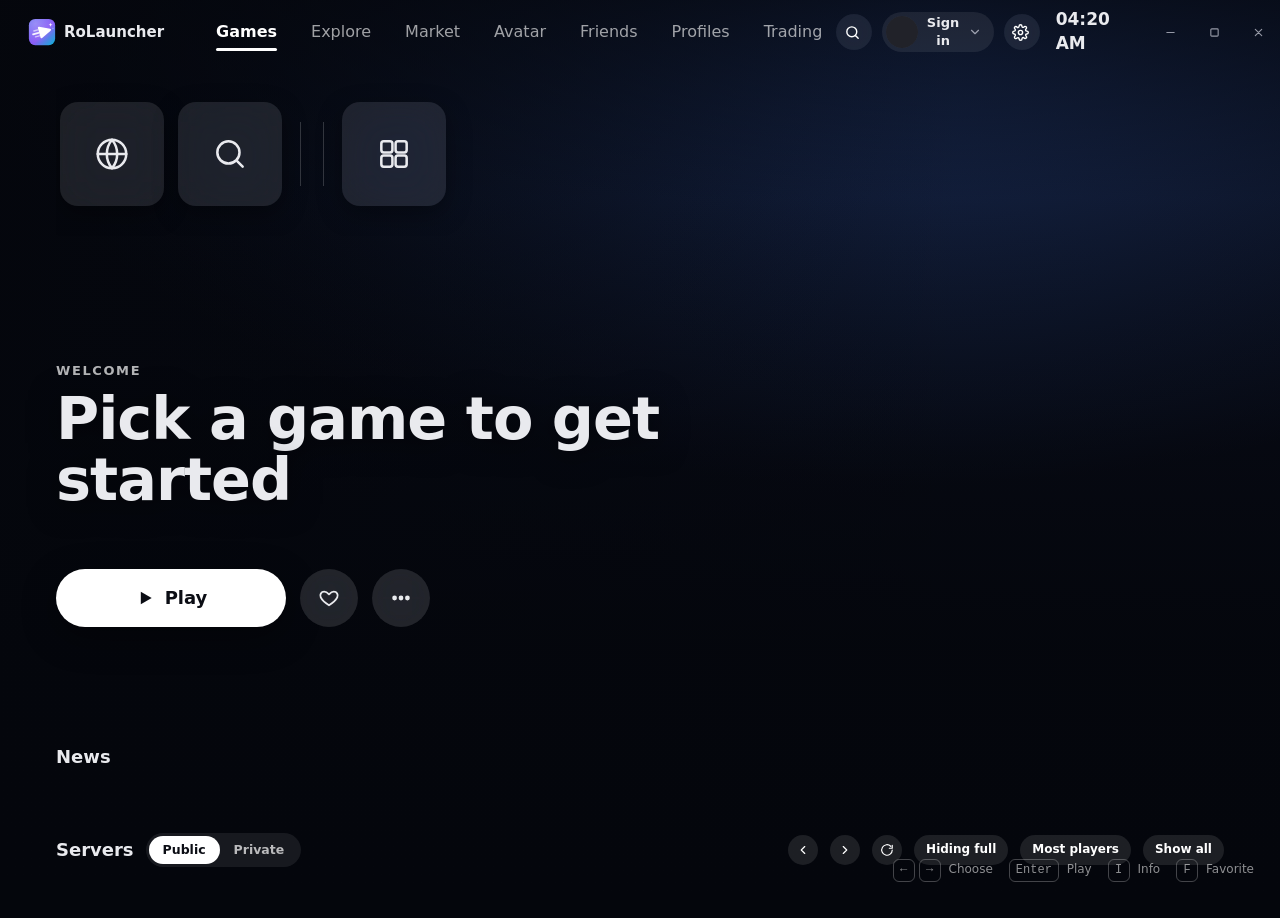
<file: wwwroot/console.html>
<!DOCTYPE html>
<html lang="en">
<head>
  <meta charset="UTF-8" />
  <title>RoLauncher · Console</title>
  <script>
    (function () {
      var ui = localStorage.getItem("rolauncher.ui");
      var here = location.pathname.endsWith("console.html") ? "console" : "classic";
      if (ui && ui !== here) location.replace((ui === "console" ? "console.html" : "index.html") + location.hash);
    })();
  </script>
  <link rel="icon" href="logo.svg" type="image/svg+xml" />
  <link rel="stylesheet" href="styles.css" />
  <link rel="stylesheet" href="console.css" />
</head>
<body class="console">
  <!-- Full-window game art behind everything -->
  <div class="ps-bg" id="psBg"><div class="on"></div><div></div></div>

  <!-- ===== Title bar ===== -->
  <header class="titlebar">
    <div class="tb-left">
      <div class="brand">
        <img class="brand-logo" src="logo.svg" alt="" />
        <span class="brand-name">RoLauncher</span>
        <svg class="chev" viewBox="0 0 24 24"><use href="#i-chev-down"/></svg>
      </div>
      <span class="tb-sep"></span>
      <button class="tb-icon nodrag" id="navBack" title="Back"><svg viewBox="0 0 24 24"><use href="#i-arrow-left"/></svg></button>
      <button class="tb-icon nodrag" id="navFwd" title="Forward"><svg viewBox="0 0 24 24"><use href="#i-arrow-right"/></svg></button>
      <span class="crumb" id="crumb">Launchpad</span>
      <nav class="ps-tabs nodrag" id="psTabs">
        <button data-page="launchpad">Games</button>
        <button data-page="explore">Explore</button>
        <button data-page="market">Market</button>
        <button data-page="avatar">Avatar</button>
        <button data-page="friends">Friends</button>
        <button data-page="profile">Profiles</button>
        <button data-page="trade">Trading</button>
      </nav>
    </div>
    <div class="tb-game nodrag" id="tbGame" hidden>
      <span class="live-dot"></span><img id="tbGameIcon" alt="" /><span id="tbGameName">Launching…</span><span class="muted" id="tbGameTime"></span><span class="more-games" id="tbGameMore" hidden></span>
      <button class="btn tb-min" id="tbMin" title="Minimize the game and use the launcher — the game keeps running" hidden><svg viewBox="0 0 24 24"><use href="#i-min"/></svg>Minimize</button>
      <button class="btn tb-continue" id="tbContinue" title="Continue playing" hidden><svg viewBox="0 0 24 24"><use href="#i-play"/></svg>Continue playing</button>
      <button class="btn leave" id="tbLeave" title="Leave game"><svg viewBox="0 0 24 24"><use href="#i-logout"/></svg>Leave game</button>
    </div>
    <div class="tb-right">
      <button class="pill-btn nodrag" id="tbSearch" title="Search games"><svg viewBox="0 0 24 24"><use href="#i-search"/></svg></button>
      <button class="pill-btn nodrag" id="tbRefresh" title="Refresh"><svg viewBox="0 0 24 24"><use href="#i-refresh"/></svg></button>
      <button class="pill-btn nodrag robux" id="tbRobux" title="Robux" hidden><svg viewBox="0 0 24 24"><use href="#i-robux"/></svg><span id="robuxCount">0</span></button>
      <button class="pill-btn nodrag" id="tbFavCount" title="Favorites"><svg viewBox="0 0 24 24"><use href="#i-heart"/></svg><span id="favCount">0</span></button>
      <button class="user-chip nodrag" id="userChip">
        <img id="userAvatar" alt="" />
        <span id="userName">Sign in</span>
        <svg class="chev" viewBox="0 0 24 24"><use href="#i-chev-down"/></svg>
      </button>
      <button class="pill-btn nodrag" id="tbRecent"><svg viewBox="0 0 24 24"><use href="#i-clock"/></svg><span id="recentCount">0 recent</span></button>
      <button class="pill-btn nodrag ps-gear" data-page="settings" title="Settings"><svg viewBox="0 0 24 24"><use href="#i-settings"/></svg></button>
      <span class="ps-clock" id="psClock"></span>
      <div class="win-ctrls nodrag">
        <button data-win="minimize" title="Minimize"><svg viewBox="0 0 12 12"><path d="M2 6h8"/></svg></button>
        <button data-win="maximize" title="Maximize"><svg viewBox="0 0 12 12"><rect x="2" y="2" width="8" height="8" rx="1"/></svg></button>
        <button data-win="close" class="close" title="Close"><svg viewBox="0 0 12 12"><path d="M2.5 2.5l7 7M9.5 2.5l-7 7"/></svg></button>
      </div>
    </div>
  </header>

  <div class="shell">
    <!-- ===== Left rail ===== -->
    <nav class="rail">
      <div class="rail-top">
        <button class="rail-btn active" data-page="launchpad" title="Launchpad"><svg viewBox="0 0 24 24"><use href="#i-rocket"/></svg></button>
        <button class="rail-btn" data-page="explore" title="Explore"><svg viewBox="0 0 24 24"><use href="#i-gamepad"/></svg><span class="dot" id="exploreDot"></span></button>
        <button class="rail-btn" data-page="search" title="Search"><svg viewBox="0 0 24 24"><use href="#i-globe"/></svg></button>
        <button class="rail-btn" data-page="market" title="Market"><svg viewBox="0 0 24 24"><use href="#i-bag"/></svg></button>
        <button class="rail-btn" data-page="avatar" title="Avatar"><svg viewBox="0 0 24 24"><use href="#i-shirt"/></svg></button>
        <button class="rail-btn" data-page="favorites" title="Favorites"><svg viewBox="0 0 24 24"><use href="#i-heart"/></svg></button>
        <button class="rail-btn" data-page="profile" title="Profiles"><svg viewBox="0 0 24 24"><use href="#i-id"/></svg></button>
        <button class="rail-btn" data-page="trade" title="Trading"><svg viewBox="0 0 24 24"><use href="#i-swap"/></svg><span class="dot" id="tradeDot"></span></button>
        <button class="rail-btn" data-page="friends" title="Friends"><svg viewBox="0 0 24 24"><use href="#i-users"/></svg></button>
        <button class="rail-btn" data-page="history" title="History"><svg viewBox="0 0 24 24"><use href="#i-clock"/></svg></button>
      </div>
      <div class="rail-bottom">
        <button class="rail-btn" id="railJoin" title="Join by Place ID"><svg viewBox="0 0 24 24"><use href="#i-hash"/></svg></button>
        <button class="rail-btn" data-page="settings" title="Settings"><svg viewBox="0 0 24 24"><use href="#i-settings"/></svg></button>
      </div>
    </nav>

    <!-- ===== Main content ===== -->
    <main class="main" id="main">

      <!-- Launchpad -->
      <section class="page active" id="page-launchpad">
        <div class="ps-home" id="psHome">
          <div class="ps-tiles" id="psTiles"></div>
          <div class="ps-hero">
            <div class="ps-kicker" id="psKicker"></div>
            <h1 class="ps-title" id="psTitle">&nbsp;</h1>
            <div class="ps-meta" id="psMeta"></div>
            <div class="ps-actions">
              <button class="ps-play" id="psPlay"><svg viewBox="0 0 24 24"><use href="#i-play"/></svg>Play</button>
              <select class="ps-as" id="psAs" title="Play as" hidden></select>
              <button class="ps-round" id="psFav" title="Favorite"><svg viewBox="0 0 24 24"><use href="#i-heart"/></svg></button>
              <button class="ps-round" id="psMore" title="Game info"><svg viewBox="0 0 24 24"><circle cx="5" cy="12" r="1.6" fill="currentColor"/><circle cx="12" cy="12" r="1.6" fill="currentColor"/><circle cx="19" cy="12" r="1.6" fill="currentColor"/></svg></button>
            </div>
          </div>
          <div class="ps-cards" id="psCards"></div>
          <div class="ps-row">
            <div class="ps-row-head"><h3>News</h3><span class="muted" id="psNewsSub"></span></div>
            <div class="ps-strip" id="psNews"></div>
          </div>
          <div class="ps-row">
            <div class="ps-row-head"><h3>Servers</h3>
              <div class="ps-seg" id="psSrvMode"><button data-mode="public" class="on">Public</button><button data-mode="private">Private</button></div>
              <span class="muted" id="psServersSub"></span>
              <button class="ps-mini" id="psServersLeft" title="Scroll left"><svg viewBox="0 0 24 24"><use href="#i-chev-left"/></svg></button>
              <button class="ps-mini" id="psServersRight" title="Scroll right"><svg viewBox="0 0 24 24"><use href="#i-chev-right"/></svg></button>
              <button class="ps-mini" id="psServersRefresh" title="Refresh servers"><svg viewBox="0 0 24 24"><use href="#i-refresh"/></svg></button>
              <button class="ps-mini wide pub-only" id="psServersFull" title="Show or hide full servers">Hiding full</button>
              <button class="ps-mini wide pub-only" id="psServersSort" title="Sort order">Most players</button>
              <button class="ps-mini wide" id="psServersExpand" title="Show every server at once">Show all</button>
            </div>
            <div class="ps-strip servers" id="psServers"></div>
            <div class="ps-more"><button class="ps-mini wide" id="psServersMore" hidden>Load more servers</button></div>
          </div>
        </div>
        <div class="welcome-row">
          <div class="welcome">Welcome Back Astronaut, <span class="welcome-user"><img id="welcomeAvatar" alt="" /><b id="welcomeName">Guest</b></span></div>
          <button class="link" data-goto="explore">Explore the Universe</button>
        </div>

        <div class="hero">
          <canvas id="stars"></canvas>
          <div class="hero-art">
            <div class="cube c1"></div><div class="cube c2"></div><div class="cube c3"></div>
            <div class="rocket"><div class="rk-body"></div><div class="rk-window"></div><div class="rk-fin l"></div><div class="rk-fin r"></div><div class="rk-flame"></div></div>
            <div class="bot"><div class="bot-head"></div><div class="bot-body"></div></div>
          </div>
          <div class="hero-text">
            <h1>Welcome to RoLauncher <span class="emoji">🧑‍🚀</span></h1>
            <p>🚀 Blast off with RoLauncher for an awesome Roblox experience.</p>
          </div>
        </div>

        <div class="row-head">
          <h2><svg viewBox="0 0 24 24"><use href="#i-play-circle"/></svg>Continue <span class="hint" title="Games you launched recently">?</span></h2>
          <div class="row-tools">
            <button class="link" data-goto="history">Visit Recent Games</button>
            <button class="arrow" data-scroll="rowContinue" data-dir="-1"><svg viewBox="0 0 24 24"><use href="#i-chev-left"/></svg></button>
            <button class="arrow" data-scroll="rowContinue" data-dir="1"><svg viewBox="0 0 24 24"><use href="#i-chev-right"/></svg></button>
          </div>
        </div>
        <div class="card-row" id="rowContinue"></div>

        <div class="row-head">
          <h2><svg viewBox="0 0 24 24"><use href="#i-heart"/></svg>Favorites</h2>
          <div class="row-tools">
            <button class="link" data-goto="favorites">Browse Favorites</button>
            <button class="arrow" data-scroll="rowFavorites" data-dir="-1"><svg viewBox="0 0 24 24"><use href="#i-chev-left"/></svg></button>
            <button class="arrow" data-scroll="rowFavorites" data-dir="1"><svg viewBox="0 0 24 24"><use href="#i-chev-right"/></svg></button>
          </div>
        </div>
        <div class="card-row" id="rowFavorites"></div>

        <div class="row-head">
          <h2><svg viewBox="0 0 24 24"><use href="#i-flame"/></svg>Trending Now</h2>
          <div class="row-tools">
            <button class="link" data-goto="explore">See All</button>
            <button class="arrow" data-scroll="rowTrending" data-dir="-1"><svg viewBox="0 0 24 24"><use href="#i-chev-left"/></svg></button>
            <button class="arrow" data-scroll="rowTrending" data-dir="1"><svg viewBox="0 0 24 24"><use href="#i-chev-right"/></svg></button>
          </div>
        </div>
        <div class="card-row" id="rowTrending"></div>
      </section>

      <!-- Explore -->
      <section class="page" id="page-explore">
        <div class="page-title"><h1>Explore the Universe</h1><p>Charts straight from Roblox, refreshed live.</p></div>
        <div id="exploreSorts"></div>
      </section>

      <!-- Search -->
      <section class="page" id="page-search">
        <div class="page-title"><h1>Search</h1><p>Find any experience on Roblox.</p></div>
        <form class="search-box" id="searchForm">
          <svg viewBox="0 0 24 24"><use href="#i-search"/></svg>
          <input id="searchInput" placeholder="Search for experiences…" autocomplete="off" />
          <button class="btn primary" type="submit">Search</button>
        </form>
        <div class="grid" id="searchResults"></div>
      </section>

      <!-- Market -->
      <section class="page" id="page-market">
        <div class="page-title row"><div><h1>Market</h1><p>Browse the Roblox avatar shop. Buying happens on Roblox's own item page.</p></div>
          <div class="robux-big" id="marketRobux" hidden><svg viewBox="0 0 24 24"><use href="#i-robux"/></svg><span></span></div></div>
        <form class="search-box" id="marketForm">
          <svg viewBox="0 0 24 24"><use href="#i-search"/></svg>
          <input id="marketInput" placeholder="Search items, bundles, emotes…" autocomplete="off" />
          <select id="marketSort">
            <option value="0">Relevance</option>
            <option value="1">Most Favorited</option>
            <option value="2">Bestselling</option>
            <option value="3">Recently Updated</option>
            <option value="4">Price: Low to High</option>
            <option value="5">Price: High to Low</option>
          </select>
          <button class="btn primary" type="submit">Search</button>
        </form>
        <div class="chips" id="marketCats"></div>
        <div class="grid market-grid" id="marketGrid"></div>
        <div class="load-more"><button class="btn ghost" id="marketMore" hidden>Load more</button></div>
      </section>

      <!-- Avatar editor -->
      <section class="page" id="page-avatar">
        <div class="page-title"><h1>Avatar</h1><p>Dress up your character. Changes show up live in the preview before you save.</p></div>
        <div class="avatar-signin empty" id="avatarSignin" hidden>Sign in with your Roblox account (Settings) to edit your avatar.</div>
        <div class="avatar-layout" id="avatarLayout" hidden>
          <div class="avatar-stage">
            <div class="avatar-render"><img id="avRender" alt="" /><div class="av-busy" id="avBusy" hidden><span></span></div><div class="av-live" id="avLive" hidden>Preview</div></div>
            <div class="seg" id="avType">
              <button data-type="R6">R6</button><button data-type="R15">R15</button>
            </div>
            <div class="seg av-tabs" id="avStageTabs">
              <button data-stage="colors" class="on">Skin</button><button data-stage="scale">Scale</button>
            </div>
            <div class="av-pane" id="avPaneColors">
              <div class="av-parts" id="avParts"></div>
              <div class="skin-row" id="skinRow"></div>
              <label class="av-custom"><input type="color" id="skinCustom" /> <span>Custom color</span></label>
            </div>
            <div class="av-pane" id="avPaneScale" hidden>
              <div id="avScales"></div>
              <div class="muted small" id="avScaleNote"></div>
            </div>
            <div class="av-actions">
              <button class="btn ghost" id="avReset">Undo changes</button>
              <button class="btn primary" id="avSave">Save avatar</button>
            </div>
            <button class="btn ghost av-outfit-btn" id="avSaveOutfit">Save as outfit…</button>
            <div class="muted small av-dirty" id="avDirty"></div>
          </div>
          <div class="avatar-items">
            <div class="chips" id="avCats"></div>
            <div class="grid av-grid" id="avGrid"></div>
            <div class="load-more"><button class="btn ghost" id="avMore" hidden>Load more</button></div>
          </div>
        </div>
      </section>

      <!-- Profile viewer -->
      <section class="page" id="page-profile">
        <form class="search-box" id="profileForm">
          <svg viewBox="0 0 24 24"><use href="#i-search"/></svg>
          <input id="profileInput" placeholder="Look up any Roblox username or user ID…" autocomplete="off" />
          <button class="btn primary" type="submit">View profile</button>
        </form>
        <div id="profileView"></div>
      </section>
      <!-- Trading -->
      <section class="page" id="page-trade">
        <div class="page-title row"><div><h1>Trading</h1><p>Trade limited items with other players. Values are Roblox's recent average price (RAP).</p></div>
          <div class="trade-head-actions"><div class="rap-big" id="tradeMyRap" hidden></div><button class="btn primary" id="tradeNew"><svg viewBox="0 0 24 24"><use href="#i-plus"/></svg>New trade</button></div></div>
        <div class="empty" id="tradeSignin" hidden>Sign in with your Roblox account (Settings) to see and send trades.</div>
        <div id="tradeBody">
          <div class="seg trade-tabs" id="tradeTabs">
            <button data-tt="Inbound" class="on">Inbound<span class="t-count" id="ttInbound" hidden></span></button><button data-tt="Outbound">Outbound</button><button data-tt="Completed">Completed</button><button data-tt="Inactive">Inactive</button>
          </div>
          <div class="trade-list" id="tradeList"></div>
          <div class="load-more"><button class="btn ghost" id="tradeMore" hidden>Load more</button></div>
        </div>
      </section>


      <!-- Favorites -->
      <section class="page" id="page-favorites">
        <div class="page-title"><h1>Favorites</h1><p>Hit the heart on any game to pin it here.</p></div>
        <div class="grid" id="favGrid"></div>
      </section>

      <!-- History -->
      <section class="page" id="page-history">
        <div class="page-title row"><div><h1>Recent Games</h1><p>Everything you've launched from RoLauncher.</p></div><button class="btn ghost" id="clearHistory">Clear history</button></div>
        <div class="grid" id="historyGrid"></div>
      </section>

      <!-- Friends -->
      <section class="page" id="page-friends">
        <div class="page-title"><h1>Friends</h1><p id="friendsHint">Sign in to load your Roblox friends automatically, or add people by username.</p></div>
        <form class="search-box" id="addFriendForm">
          <svg viewBox="0 0 24 24"><use href="#i-user-plus"/></svg>
          <input id="addFriendInput" placeholder="Roblox username…" autocomplete="off" />
          <button class="btn primary" type="submit">Add Friend</button>
        </form>
        <div class="friend-list big" id="friendsPageList"></div>
      </section>

      <!-- Settings -->
      <section class="page" id="page-settings">
        <div class="page-title"><h1>Settings</h1><p>Tune your launcher.</p></div>
        <div class="settings">
          <div class="set-card">
            <h3>Interface</h3>
            <p class="muted small">Pick a look. Everything else (accounts, favorites, playtime) is shared between them.</p>
            <div class="ui-pick" id="uiPick">
              <button data-ui="classic"><span class="ui-prev classic"><i></i><b></b><em></em></span>Classic</button>
              <button data-ui="console"><span class="ui-prev console"><i></i><b></b><em></em></span>Console</button>
            </div>
          </div>
          <div class="set-card">
            <h3>Roblox Accounts</h3>
            <div class="account-box" id="accountBox"></div>
            <p class="muted small">Signing in happens on roblox.com's own login page. RoLauncher never sees your password; the session stays in this PC's launcher profile so games launch on your account.</p>
            <details class="guest">
              <summary class="muted small">Or just show an avatar without signing in</summary>
              <form class="inline-form" id="accountForm">
                <input id="accountInput" placeholder="Roblox username" autocomplete="off" />
                <button class="btn ghost" type="submit">Use as guest</button>
              </form>
            </details>
          </div>
          <div class="set-card">
            <h3>Appearance</h3>
            <label class="toggle"><input type="checkbox" id="setStars" checked /><span></span>Animated starfield</label>
            <div class="accent-row" id="accentRow"></div>
          </div>
          <div class="set-card">
            <h3>Playing</h3>
            <label class="toggle"><input type="checkbox" id="setEmbed" /><span></span>Play inside the launcher window <span class="tag">Experimental</span></label>
            <label class="toggle"><input type="checkbox" id="setCloseOnLeave" /><span></span>Close Roblox and return here when I leave a game</label>
            <label class="select-row">When I close RoLauncher while a game is running
              <select id="setCloseBehavior">
                <option value="ask">Ask me</option>
                <option value="close">Close the game too</option>
                <option value="keep">Keep the game running</option>
              </select>
            </label>
            <label class="toggle"><input type="checkbox" id="setMinimize" /><span></span>Minimize launcher while playing (when not playing inside it)</label>
            <label class="toggle"><input type="checkbox" id="setMulti" /><span></span>Allow several Roblox games at once <span class="tag">Experimental</span></label>
            <p class="muted small">Lets you run more than one Roblox window, for example one per account. Close all Roblox windows before turning it on. Only one game can be shown inside the launcher; the others open in their own windows.</p>
          </div>
          <div class="set-card">
            <h3>Discord</h3>
            <label class="toggle"><input type="checkbox" id="setDiscord" /><span></span>Show what I'm playing on my Discord profile</label>
            <div class="discord-box" id="discordBox">
              <div class="discord-status" id="discordStatus"></div>
              <label class="toggle"><input type="checkbox" id="setDiscordBrowsing" /><span></span>Also show when I'm just browsing the launcher</label>
              <label class="toggle"><input type="checkbox" id="setDiscordJoin" /><span></span>Add a "Join server" button for public servers</label>
              <details class="guest">
                <summary class="muted small">Advanced: use your own Discord application</summary>
                <p class="muted small">Leave this empty to show up as <b>RoLauncher</b>. To show a different name, create an application at <a href="https://discord.com/developers/applications" data-ext>discord.com/developers/applications</a> and paste its Application ID here.</p>
                <form class="inline-form" id="discordForm">
                  <input id="discordId" placeholder="Application ID (optional)" inputmode="numeric" autocomplete="off" />
                  <button class="btn primary" type="submit">Save</button>
                </form>
              </details>
              <p class="muted small">Discord needs to be open on this PC (the desktop app). Your status only goes to your own Discord app; RoLauncher doesn't send it anywhere else.</p>
            </div>
          </div>
          <div class="set-card">
            <h3>Updates</h3>
            <p class="muted" id="updVersion">RoLauncher</p>
            <label class="toggle"><input type="checkbox" id="setAutoUpdate" /><span></span>Check for updates and ask me when a new version is out</label>
            <div class="upd-row"><button class="btn ghost" id="updCheck">Check for updates</button><span class="muted small" id="updStatus"></span></div>
            <p class="muted small">Updates come from <a href="#" id="updRepo">RoLauncher on GitHub</a>. Your sign-ins and settings are kept.</p>
          </div>
          <div class="set-card">
            <h3>Data</h3>
            <p class="muted">Recent games, favorites and friends are stored locally on this PC.</p>
            <button class="btn danger" id="resetAll">Reset all launcher data</button>
          </div>
        </div>
      </section>
    </main>

    <!-- ===== Right panel ===== -->
    <aside class="side">
      <div class="panel friends-panel">
        <div class="panel-head">
          <h3>Friends <span class="muted" id="friendsOnline">(0 online)</span></h3>
          <button class="link" data-goto="friends">View all <svg viewBox="0 0 24 24"><use href="#i-chev-right"/></svg></button>
        </div>
        <div class="friend-list" id="sideFriends"></div>
      </div>

      <div class="panel spotlight" id="spotlight">
        <div class="spot-img"><img id="spotImg" alt="" /><span class="badge"><svg viewBox="0 0 24 24"><use href="#i-sparkle"/></svg>SPOTLIGHT</span><span class="spot-rating" id="spotRating"></span></div>
        <div class="spot-info">
          <div><div class="spot-name" id="spotName">Loading…</div><div class="muted small" id="spotBy"></div></div>
          <div class="spot-actions">
            <button class="icon-btn" id="spotPlay" title="Play"><svg viewBox="0 0 24 24"><use href="#i-play"/></svg></button>
            <button class="icon-btn" id="spotView" title="Details"><svg viewBox="0 0 24 24"><use href="#i-eye"/></svg></button>
          </div>
        </div>
      </div>

      <div class="panel quickjoin">
        <svg class="watermark" viewBox="0 0 24 24"><use href="#i-mark"/></svg>
        <h3>Quick Launch</h3>
        <p class="muted small">Paste a game link or Place ID to blast off instantly.</p>
        <form class="inline-form" id="quickForm">
          <input id="quickInput" placeholder="roblox.com/games/… or 920587237" autocomplete="off" />
          <button class="btn primary" type="submit"><svg viewBox="0 0 24 24"><use href="#i-rocket"/></svg></button>
        </form>
        <div class="now-playing" id="nowPlaying"></div>
      </div>
    </aside>
  </div>

  <!-- ===== Game modal ===== -->
  <div class="modal" id="modal" hidden>
    <div class="modal-card">
      <button class="modal-close" id="modalClose"><svg viewBox="0 0 12 12"><path d="M2.5 2.5l7 7M9.5 2.5l-7 7"/></svg></button>
      <div class="modal-banner"><img id="mBanner" alt="" /></div>
      <div class="modal-body">
        <div class="modal-head">
          <img class="modal-icon" id="mIcon" alt="" />
          <div class="modal-titles"><h2 id="mName"></h2><div class="muted" id="mCreator"></div></div>
          <select class="play-as" id="mPlayAs" title="Play as" hidden></select>
          <button class="btn play" id="mPlay"><svg viewBox="0 0 24 24"><use href="#i-play"/></svg>Play</button>
          <button class="btn ghost square" id="mFav" title="Favorite"><svg viewBox="0 0 24 24"><use href="#i-heart"/></svg></button>
          <button class="btn ghost square" id="mWeb" title="Open on roblox.com"><svg viewBox="0 0 24 24"><use href="#i-external"/></svg></button>
        </div>
        <div class="tabs" id="mTabs">
          <button class="tab on" data-tab="overview">Overview</button>
          <button class="tab" data-tab="playtime"><svg viewBox="0 0 24 24"><use href="#i-clock"/></svg>Playtime</button>
        </div>
        <div class="tab-panel" id="tab-overview">
          <div class="stats" id="mStats"></div>
          <p class="desc" id="mDesc"></p>
        </div>
        <div class="tab-panel" id="tab-playtime" hidden></div>
      </div>
    </div>
  </div>

  <!-- ===== Market item modal ===== -->
  <div class="modal glass" id="updModal" hidden>
    <div class="modal-card upd-card">
      <div class="upd-head"><img src="logo.svg" alt="" /><div><h2 id="updTitle">Update available</h2><div class="muted small" id="updSub"></div></div></div>
      <div class="upd-notes" id="updNotes"></div>
      <div class="upd-progress" id="updProgress" hidden><span id="updBar"></span></div>
      <div class="upd-actions"><a href="#" class="muted small" id="updPage">See it on GitHub</a><span></span><button class="btn ghost" id="updLater">Later</button><button class="btn primary" id="updNow">Update now</button></div>
    </div>
  </div>
  <div class="modal glass" id="tradeModal" hidden>
    <div class="modal-card trade-card">
      <button class="modal-close" id="tradeClose"><svg viewBox="0 0 12 12"><path d="M2.5 2.5l7 7M9.5 2.5l-7 7"/></svg></button>
      <div class="trade-top"><img id="tvHead" alt="" /><div><h2 id="tvTitle">Trade</h2><div class="muted small" id="tvSub"></div></div></div>
      <div class="trade-sides">
        <div class="trade-side"><h3>You give</h3><div class="trade-items" id="tvGive"></div><div class="trade-total" id="tvGiveTotal"></div></div>
        <div class="trade-side get"><h3>You get</h3><div class="trade-items" id="tvGet"></div><div class="trade-total" id="tvGetTotal"></div></div>
      </div>
      <div class="trade-actions" id="tvActions"></div>
    </div>
  </div>
  <div class="modal glass" id="tradeCompose" hidden>
    <div class="modal-card trade-card wide">
      <button class="modal-close" id="tcClose"><svg viewBox="0 0 12 12"><path d="M2.5 2.5l7 7M9.5 2.5l-7 7"/></svg></button>
      <div class="trade-top"><img id="tcHead" alt="" /><div><h2 id="tcTitle">New trade</h2><div class="muted small" id="tcSub">Pick who you want to trade with.</div></div></div>
      <form class="search-box" id="tcUserForm">
        <svg viewBox="0 0 24 24"><use href="#i-search"/></svg>
        <input id="tcUser" placeholder="Username to trade with…" autocomplete="off" />
        <button class="btn primary" type="submit">Choose</button>
      </form>
      <div class="tc-grid" id="tcGrid" hidden>
        <div class="tc-col"><div class="tc-col-head"><h3>Your items</h3><input class="tc-filter" id="tcMineFilter" placeholder="Filter…" /></div><div class="tc-inv" id="tcMine"></div></div>
        <div class="tc-col"><div class="tc-col-head"><h3 id="tcTheirsTitle">Their items</h3><input class="tc-filter" id="tcTheirsFilter" placeholder="Filter…" /></div><div class="tc-inv" id="tcTheirs"></div></div>
      </div>
      <div class="trade-sides" id="tcOffer" hidden>
        <div class="trade-side"><h3>You give</h3><div class="trade-items" id="tcGive"></div><label class="tc-robux">+ <svg viewBox="0 0 24 24"><use href="#i-robux"/></svg><input type="number" min="0" step="1" id="tcGiveRobux" placeholder="0" /> Robux</label><div class="trade-total" id="tcGiveTotal"></div></div>
        <div class="trade-side get"><h3>You get</h3><div class="trade-items" id="tcGet"></div><label class="tc-robux">+ <svg viewBox="0 0 24 24"><use href="#i-robux"/></svg><input type="number" min="0" step="1" id="tcGetRobux" placeholder="0" /> Robux</label><div class="trade-total" id="tcGetTotal"></div></div>
      </div>
      <div class="trade-actions"><span class="muted small" id="tcNote"></span><button class="btn ghost" id="tcCancel">Cancel</button><button class="btn primary" id="tcSend" disabled>Send trade</button></div>
    </div>
  </div>
  <div class="modal glass" id="avDialog" hidden>
    <div class="modal-card av-dialog">
      <h2 id="avDlgTitle"></h2>
      <p class="muted small" id="avDlgText"></p>
      <input class="input" id="avDlgInput" maxlength="50" />
      <div class="av-dlg-actions"><button class="btn ghost" id="avDlgCancel">Cancel</button><button class="btn primary" id="avDlgOk">OK</button></div>
    </div>
  </div>
  <div class="modal glass" id="itemModal" hidden>
    <div class="item-card">
      <button class="modal-close" id="itemClose"><svg viewBox="0 0 12 12"><path d="M2.5 2.5l7 7M9.5 2.5l-7 7"/></svg></button>
      <div class="item-media"><img id="iImg" alt="" /><span class="owned-badge" id="iOwned" hidden><svg viewBox="0 0 24 24"><use href="#i-check"/></svg>Owned</span></div>
      <div class="item-info">
        <span class="kind-chip" id="iKind"></span>
        <h2 id="iName"></h2>
        <div class="muted" id="iCreator"></div>
        <div class="item-price" id="iPrice"></div>
        <div class="item-meta" id="iMeta"></div>
        <p class="desc" id="iDesc"></p>
        <div class="buy-box" id="buyBox"></div>
        <button class="link" id="iWeb"><svg viewBox="0 0 24 24"><use href="#i-external"/></svg>View on roblox.com</button>
      </div>
    </div>
  </div>

  <div class="launching" id="launching" hidden>
    <canvas id="launchStars"></canvas>
    <div class="launch-card">
      <img id="lIcon" alt="" />
      <h2 id="lName">Launching…</h2>
      <p class="muted" id="lStatus">Starting Roblox</p>
      <div class="launch-bar"><span></span></div>
      <button class="btn ghost" id="lCancel">Cancel</button>
    </div>
  </div>

  <div class="acct-menu" id="acctMenu" hidden></div>

  <!-- News popup (events + badges), shown over a see-through backdrop -->
  <div class="modal glass" id="newsModal" hidden>
    <div class="news-card">
      <button class="modal-close" id="newsClose"><svg viewBox="0 0 12 12"><path d="M2.5 2.5l7 7M9.5 2.5l-7 7"/></svg></button>
      <div class="news-media" id="nMedia"><img id="nImg" alt="" /><span class="nchip" id="nChip"></span></div>
      <div class="news-body">
        <div class="news-game" id="nGame"></div>
        <h2 id="nTitle"></h2>
        <div class="news-sub" id="nSub"></div>
        <div class="news-facts" id="nFacts"></div>
        <p class="news-desc" id="nDesc"></p>
        <div class="news-actions" id="nActions"></div>
      </div>
    </div>
  </div>

  <!-- Small dialogs (private servers) -->
  <div class="modal glass" id="psDialog" hidden>
    <div class="ps-dialog">
      <button class="modal-close" id="psDialogClose"><svg viewBox="0 0 12 12"><path d="M2.5 2.5l7 7M9.5 2.5l-7 7"/></svg></button>
      <div id="psDialogBody"></div>
    </div>
  </div>

  <div class="ps-hints" id="psHints"><span><kbd>←</kbd><kbd>→</kbd> Choose</span><span><kbd>Enter</kbd> Play</span><span><kbd>I</kbd> Info</span><span><kbd>F</kbd> Favorite</span></div>

  <div class="toast" id="toast"></div>

  <!-- ===== Icon sprite ===== -->
  <svg width="0" height="0" style="position:absolute">
    <defs>
      <symbol id="i-mark" viewBox="0 0 24 24"><path d="M10.3 6.9l9.1 3.6c.8.3.9 1.4.1 1.8l-8 5.4c-.8.5-1.8-.1-1.8-1V7.8c0-.7.8-1.2 1.6-.9z"/><path d="M8.6 12.6l-4.8 1.3M8.2 9.7l-3.3.9M9.3 15.6l-3.3.9"/><path d="M19.4 3.6l.5 1.3 1.3.5-1.3.5-.5 1.3-.5-1.3-1.3-.5 1.3-.5z"/></symbol>
      <symbol id="i-moon" viewBox="0 0 24 24"><path d="M20 14.5A8.5 8.5 0 1 1 9.5 4a7 7 0 0 0 10.5 10.5z"/></symbol>
      <symbol id="i-chev-down" viewBox="0 0 24 24"><path d="M6 9l6 6 6-6"/></symbol>
      <symbol id="i-chev-left" viewBox="0 0 24 24"><path d="M15 18l-6-6 6-6"/></symbol>
      <symbol id="i-chev-right" viewBox="0 0 24 24"><path d="M9 18l6-6-6-6"/></symbol>
      <symbol id="i-arrow-left" viewBox="0 0 24 24"><path d="M19 12H5M12 19l-7-7 7-7"/></symbol>
      <symbol id="i-arrow-right" viewBox="0 0 24 24"><path d="M5 12h14M12 5l7 7-7 7"/></symbol>
      <symbol id="i-search" viewBox="0 0 24 24"><circle cx="11" cy="11" r="7"/><path d="M20 20l-3.5-3.5"/></symbol>
      <symbol id="i-refresh" viewBox="0 0 24 24"><path d="M21 12a9 9 0 1 1-2.6-6.4M21 4v5h-5"/></symbol>
      <symbol id="i-heart" viewBox="0 0 24 24"><path d="M12 20s-7-4.4-9-8.6C1.6 8.4 3.4 5 6.8 5c2 0 3.4 1.1 5.2 3 1.8-1.9 3.2-3 5.2-3 3.4 0 5.2 3.4 3.8 6.4C19 15.6 12 20 12 20z"/></symbol>
      <symbol id="i-clock" viewBox="0 0 24 24"><circle cx="12" cy="12" r="9"/><path d="M12 7v5l3 2"/></symbol>
      <symbol id="i-rocket" viewBox="0 0 24 24"><path d="M5 15c-1.5 1.3-2 5-2 5s3.7-.5 5-2c.7-.8.7-2.1-.1-2.9a2.2 2.2 0 0 0-2.9-.1z"/><path d="M12 15l-3-3a22 22 0 0 1 2-4A13 13 0 0 1 22 2c0 2.7-.8 7.5-6 11a22 22 0 0 1-4 2z"/><path d="M9 12H4s.5-3 2-4c1.6-1.1 5 0 5 0M12 15v5s3-.5 4-2c1.1-1.6 0-5 0-5"/></symbol>
      <symbol id="i-gamepad" viewBox="0 0 24 24"><rect x="2" y="7" width="20" height="11" rx="4"/><path d="M7 11v3M5.5 12.5h3"/><circle cx="16" cy="11.5" r=".6"/><circle cx="18" cy="13.5" r=".6"/></symbol>
      <symbol id="i-globe" viewBox="0 0 24 24"><circle cx="12" cy="12" r="9"/><path d="M3 12h18M12 3a14 14 0 0 1 0 18M12 3a14 14 0 0 0 0 18"/></symbol>
      <symbol id="i-users" viewBox="0 0 24 24"><circle cx="9" cy="8" r="3.5"/><path d="M2.5 20a6.5 6.5 0 0 1 13 0"/><path d="M16 4.6a3.5 3.5 0 0 1 0 6.8M18 14.2a6.5 6.5 0 0 1 3.5 5.8"/></symbol>
      <symbol id="i-user-plus" viewBox="0 0 24 24"><circle cx="9" cy="8" r="3.5"/><path d="M2.5 20a6.5 6.5 0 0 1 13 0M19 8v6M16 11h6"/></symbol>
      <symbol id="i-settings" viewBox="0 0 24 24"><circle cx="12" cy="12" r="3"/><path d="M19.4 15a1.7 1.7 0 0 0 .3 1.8l.1.1a2 2 0 1 1-2.8 2.8l-.1-.1a1.7 1.7 0 0 0-1.8-.3 1.7 1.7 0 0 0-1 1.5V21a2 2 0 1 1-4 0v-.1a1.7 1.7 0 0 0-1.1-1.5 1.7 1.7 0 0 0-1.8.3l-.1.1a2 2 0 1 1-2.8-2.8l.1-.1a1.7 1.7 0 0 0 .3-1.8 1.7 1.7 0 0 0-1.5-1H3a2 2 0 1 1 0-4h.1a1.7 1.7 0 0 0 1.5-1.1 1.7 1.7 0 0 0-.3-1.8l-.1-.1a2 2 0 1 1 2.8-2.8l.1.1a1.7 1.7 0 0 0 1.8.3H9a1.7 1.7 0 0 0 1-1.5V3a2 2 0 1 1 4 0v.1a1.7 1.7 0 0 0 1 1.5 1.7 1.7 0 0 0 1.8-.3l.1-.1a2 2 0 1 1 2.8 2.8l-.1.1a1.7 1.7 0 0 0-.3 1.8V9a1.7 1.7 0 0 0 1.5 1H21a2 2 0 1 1 0 4h-.1a1.7 1.7 0 0 0-1.5 1z"/></symbol>
      <symbol id="i-hash" viewBox="0 0 24 24"><path d="M4 9h16M4 15h16M10 3L8 21M16 3l-2 18"/></symbol>
      <symbol id="i-play-circle" viewBox="0 0 24 24"><circle cx="12" cy="12" r="9"/><path d="M10 8.5l5 3.5-5 3.5z"/></symbol>
      <symbol id="i-play" viewBox="0 0 24 24"><path d="M7 4.5l13 7.5-13 7.5z" fill="currentColor"/></symbol>
      <symbol id="i-eye" viewBox="0 0 24 24"><path d="M2 12s3.6-7 10-7 10 7 10 7-3.6 7-10 7S2 12 2 12z"/><circle cx="12" cy="12" r="3"/></symbol>
      <symbol id="i-flame" viewBox="0 0 24 24"><path d="M12 22c4 0 7-2.7 7-6.5 0-4.5-4-6.5-4.5-10.5C12 7 10 9.5 10 12c-1.2-.8-2-2-2-3.5C6 10.2 5 12.7 5 15.5 5 19.3 8 22 12 22z"/></symbol>
      <symbol id="i-sparkle" viewBox="0 0 24 24"><path d="M12 3l2 7 7 2-7 2-2 7-2-7-7-2 7-2z" fill="currentColor"/></symbol>
      <symbol id="i-external" viewBox="0 0 24 24"><path d="M14 4h6v6M20 4l-9 9M18 14v5a1 1 0 0 1-1 1H5a1 1 0 0 1-1-1V7a1 1 0 0 1 1-1h5"/></symbol>
      <symbol id="i-person" viewBox="0 0 24 24"><circle cx="12" cy="8" r="4"/><path d="M4 21a8 8 0 0 1 16 0"/></symbol>
      <symbol id="i-thumb" viewBox="0 0 24 24"><path d="M7 10v11H3V10zM7 10l4-8c1.7 0 3 1.3 3 3v3h5.5a2 2 0 0 1 2 2.3l-1.4 8A2 2 0 0 1 18 20H7"/></symbol>
      <symbol id="i-bag" viewBox="0 0 24 24"><path d="M5 8h14l-1 12H6zM9 8V6a3 3 0 0 1 6 0v2"/></symbol>
      <symbol id="i-robux" viewBox="0 0 24 24"><path d="M12 2.5l8.2 4.75v9.5L12 21.5l-8.2-4.75v-9.5z"/><path d="M12 7.5l3.9 2.25v4.5L12 16.5l-3.9-2.25v-4.5z"/></symbol>
      <symbol id="i-logout" viewBox="0 0 24 24"><path d="M9 21H5a2 2 0 0 1-2-2V5a2 2 0 0 1 2-2h4M16 17l5-5-5-5M21 12H9"/></symbol>
      <symbol id="i-shirt" viewBox="0 0 24 24"><path d="M8 3l4 2 4-2 5 3-2 5-3-1v11H8V10l-3 1-2-5z"/></symbol>
      <symbol id="i-check" viewBox="0 0 24 24"><path d="M5 12.5l4.5 4.5L19 7.5"/></symbol>
      <symbol id="i-id" viewBox="0 0 24 24"><rect x="3" y="4" width="18" height="16" rx="3"/><circle cx="9" cy="11" r="2.5"/><path d="M5.5 17a3.5 3.5 0 0 1 7 0M15 9.5h3.5M15 13h3.5"/></symbol>
      <symbol id="i-plus" viewBox="0 0 24 24"><path d="M12 5v14M5 12h14"/></symbol>
      <symbol id="i-swap" viewBox="0 0 24 24"><path d="M7 4L3 8l4 4M3 8h14M17 20l4-4-4-4M21 16H7"/></symbol>
      <symbol id="i-min" viewBox="0 0 24 24"><path d="M12 4v11M7.5 10.5L12 15l4.5-4.5M5 20h14"/></symbol>
      <symbol id="i-x" viewBox="0 0 24 24"><path d="M6 6l12 12M18 6L6 18"/></symbol>
    </defs>
  </svg>

  <script src="app.js"></script>
  <script src="console.js"></script>
  <script src="dropdown.js"></script>
</body>
</html>
</file>
<file: wwwroot/styles.css>
:root {
  --bg: #111216;
  --bg-2: #16171c;
  --panel: #1a1b21;
  --panel-2: #212229;
  --line: #2a2b33;
  --text: #e9eaee;
  --muted: #8b8d98;
  --accent: #3b82f6;
  --accent-2: #60a5fa;
  --green: #22c55e;
  --red: #ef4444;
  --radius: 12px;
  --rail: 56px;
  --side: 340px;
  --tb: 40px;
}

* { box-sizing: border-box; }
html, body { margin: 0; height: 100%; }
body {
  background: var(--bg);
  color: var(--text);
  font: 13px/1.4 "Segoe UI Variable Text", "Segoe UI", Inter, system-ui, sans-serif;
  overflow: hidden;
  user-select: none;
}
button { font: inherit; color: inherit; background: none; border: 0; cursor: pointer; padding: 0; }
input { font: inherit; color: inherit; }
svg { width: 18px; height: 18px; fill: none; stroke: currentColor; stroke-width: 2; stroke-linecap: round; stroke-linejoin: round; flex: none; }
img { -webkit-user-drag: none; }
.muted { color: var(--muted); font-weight: 400; }
.small { font-size: 12px; }

/* ---------- Title bar ---------- */
.titlebar {
  height: var(--tb);
  display: flex; align-items: center; justify-content: space-between;
  padding: 0 0 0 14px;
  background: var(--bg);
  app-region: drag;
}
.nodrag, .titlebar button { app-region: no-drag; }
.tb-left, .tb-right { display: flex; align-items: center; gap: 8px; height: 100%; }
.brand { display: flex; align-items: center; gap: 8px; font-weight: 600; }
.brand-logo { width: 22px; height: 22px; border-radius: 6px; display: grid; place-items: center; background: linear-gradient(135deg, var(--accent), #7c3aed); }
.brand-logo svg { width: 14px; height: 14px; fill: #fff; stroke: none; }
.chev { width: 14px; height: 14px; color: var(--muted); }
.tb-sep { width: 1px; height: 16px; background: var(--line); margin: 0 6px; }
.tb-icon { width: 26px; height: 26px; border-radius: 6px; display: grid; place-items: center; color: var(--muted); }
.tb-icon svg { width: 16px; height: 16px; }
.tb-icon:hover { background: var(--panel-2); color: var(--text); }
.tb-icon:disabled { opacity: .35; cursor: default; background: none; }
.crumb { color: var(--muted); margin-left: 6px; }
.pill-btn {
  height: 26px; min-width: 26px; padding: 0 8px; border-radius: 8px;
  display: flex; align-items: center; gap: 6px;
  background: var(--panel); color: var(--muted); font-size: 12px;
}
.pill-btn svg { width: 14px; height: 14px; }
.pill-btn:hover { color: var(--text); background: var(--panel-2); }
.user-chip {
  height: 28px; padding: 0 8px 0 3px; border-radius: 8px;
  display: flex; align-items: center; gap: 8px; background: var(--panel); font-size: 12px; font-weight: 600;
}
.user-chip:hover { background: var(--panel-2); }
.user-chip img { width: 22px; height: 22px; border-radius: 6px; background: var(--panel-2); }
.win-ctrls { display: flex; height: 100%; margin-left: 6px; }
.win-ctrls button { width: 46px; height: 100%; display: grid; place-items: center; color: var(--muted); }
.win-ctrls svg { width: 11px; height: 11px; stroke-width: 1.2; }
.win-ctrls button:hover { background: var(--panel-2); color: var(--text); }
.win-ctrls .close:hover { background: #e81123; color: #fff; }

/* ---------- Layout ---------- */
.shell { display: grid; grid-template-columns: var(--rail) 1fr var(--side); height: calc(100% - var(--tb)); }

.rail { display: flex; flex-direction: column; justify-content: space-between; align-items: center; padding: 6px 0 12px; }
.rail-top, .rail-bottom { display: flex; flex-direction: column; gap: 6px; }
.rail-btn { width: 38px; height: 38px; border-radius: 10px; display: grid; place-items: center; color: var(--muted); position: relative; transition: .15s; }
.rail-btn:hover { color: var(--text); background: var(--panel); }
.rail-btn.active { background: var(--panel-2); color: var(--text); box-shadow: inset 0 0 0 1px var(--line); }
.rail-btn .dot { position: absolute; top: 6px; right: 6px; width: 7px; height: 7px; border-radius: 50%; background: var(--red); display: none; }
.rail-btn .dot.on { display: block; }

.main {
  background: var(--bg-2);
  border-top-left-radius: 14px;
  border: 1px solid var(--line); border-bottom: 0;
  overflow-y: auto; overflow-x: hidden;
  padding: 16px 20px 28px;
}
.main::-webkit-scrollbar, .side::-webkit-scrollbar, .card-row::-webkit-scrollbar { width: 8px; height: 0; }
.main::-webkit-scrollbar-thumb, .side::-webkit-scrollbar-thumb { background: var(--line); border-radius: 8px; }

.page { display: none; animation: fade .25s ease; }
.page.active { display: block; }
@keyframes fade { from { opacity: 0; transform: translateY(6px); } to { opacity: 1; transform: none; } }

.link { color: var(--muted); font-size: 12px; display: inline-flex; align-items: center; gap: 2px; }
.link:hover { color: var(--text); }
.link svg { width: 14px; height: 14px; }

/* ---------- Welcome + hero ---------- */
.welcome-row { display: flex; justify-content: space-between; align-items: center; margin-bottom: 12px; }
.welcome { color: var(--muted); display: flex; align-items: center; gap: 6px; }
.welcome-user { display: inline-flex; align-items: center; gap: 6px; color: var(--text); }
.welcome-user img { width: 20px; height: 20px; border-radius: 5px; background: var(--panel-2); }

.hero {
  position: relative; height: 280px; border-radius: var(--radius); overflow: hidden;
  background: radial-gradient(120% 140% at 70% 20%, #1d2030 0%, #0d0e12 60%);
  border: 1px solid var(--line);
}
#stars { position: absolute; inset: 0; width: 100%; height: 100%; }
.hero-text { position: absolute; left: 28px; top: 50%; transform: translateY(-40%); max-width: 46%; }
.hero-text h1 { font-size: 26px; margin: 0 0 8px; font-weight: 700; letter-spacing: -.3px; }
.hero-text p { margin: 0; color: #c9cbd3; font-size: 13px; }

/* blocky space art */
.hero-art { position: absolute; inset: 0; pointer-events: none; }
.cube { position: absolute; background: linear-gradient(135deg, #bfc3cc 0 50%, #8e929c 50%); box-shadow: inset -6px -6px 0 rgba(0,0,0,.25), inset 6px 6px 0 rgba(255,255,255,.25); animation: drift 9s ease-in-out infinite; image-rendering: pixelated; }
.cube::after { content: ""; position: absolute; inset: 25%; background: rgba(0,0,0,.12); }
.c1 { width: 70px; height: 70px; right: 6%; top: 10%; transform: rotate(18deg); }
.c2 { width: 30px; height: 30px; right: 33%; top: 70%; animation-delay: -3s; transform: rotate(-12deg); }
.c3 { width: 18px; height: 18px; right: 26%; top: 16%; animation-delay: -6s; }
.rocket { position: absolute; right: 22%; top: 22%; width: 54px; height: 120px; transform: rotate(38deg); animation: float 6s ease-in-out infinite; }
.rk-body { position: absolute; left: 12px; top: 10px; width: 30px; height: 84px; background: linear-gradient(90deg, #d7dae1, #9ea3ad); border-radius: 15px 15px 4px 4px; box-shadow: inset -5px 0 0 rgba(0,0,0,.18); }
.rk-body::before { content: ""; position: absolute; left: 0; right: 0; top: -2px; height: 22px; border-radius: 15px 15px 0 0; background: #e25555; }
.rk-window { position: absolute; left: 19px; top: 38px; width: 16px; height: 16px; border-radius: 50%; background: #5ab0ff; box-shadow: 0 0 0 3px #6c717c, 0 0 12px #5ab0ff; }
.rk-fin { position: absolute; top: 72px; width: 14px; height: 26px; background: #e25555; }
.rk-fin.l { left: 2px; border-radius: 8px 0 0 2px; }
.rk-fin.r { right: 2px; border-radius: 0 8px 2px 0; }
.rk-flame { position: absolute; left: 18px; top: 94px; width: 18px; height: 26px; background: linear-gradient(#ffd166, #ff7b00 60%, transparent); border-radius: 0 0 50% 50%; filter: blur(.5px); animation: flame .15s infinite alternate; }
.bot { position: absolute; right: 10%; bottom: 14%; animation: float 7s ease-in-out infinite reverse; }
.bot-head { width: 34px; height: 30px; background: #b9bcc5; border-radius: 4px; box-shadow: inset 0 -6px 0 rgba(0,0,0,.2); position: relative; }
.bot-head::after { content: ""; position: absolute; left: 6px; right: 6px; top: 9px; height: 8px; background: #30343d; border-radius: 2px; box-shadow: inset 4px 0 0 #5ab0ff; }
.bot-body { width: 44px; height: 34px; margin: 3px 0 0 -5px; background: #9da1ab; border-radius: 6px; box-shadow: inset -6px -6px 0 rgba(0,0,0,.2); }
@keyframes float { 0%,100% { translate: 0 0; } 50% { translate: -8px -12px; } }
@keyframes drift { 0%,100% { translate: 0 0; rotate: 0deg; } 50% { translate: 6px 10px; rotate: 8deg; } }
@keyframes flame { from { height: 22px; opacity: .85; } to { height: 30px; opacity: 1; } }

/* ---------- Card rows ---------- */
.row-head { display: flex; justify-content: space-between; align-items: center; margin: 22px 0 10px; }
.row-head h2 { font-size: 14px; margin: 0; display: flex; align-items: center; gap: 8px; font-weight: 600; }
.row-head h2 svg { width: 16px; height: 16px; color: var(--muted); }
.hint { width: 14px; height: 14px; border-radius: 50%; border: 1px solid var(--muted); color: var(--muted); font-size: 9px; display: inline-grid; place-items: center; cursor: help; }
.row-tools { display: flex; align-items: center; gap: 8px; }
.arrow { width: 22px; height: 22px; border-radius: 50%; background: var(--panel-2); display: grid; place-items: center; color: var(--muted); }
.arrow svg { width: 14px; height: 14px; }
.arrow:hover { color: var(--text); background: var(--line); }

.card-row { display: grid; grid-auto-flow: column; grid-auto-columns: 148px; gap: 12px; overflow-x: auto; scroll-behavior: smooth; padding-bottom: 4px; }
.grid { display: grid; grid-template-columns: repeat(auto-fill, minmax(148px, 1fr)); gap: 16px 12px; }

.card { cursor: pointer; position: relative; min-width: 0; }
.card .thumb { position: relative; aspect-ratio: 1; border-radius: 10px; overflow: hidden; background: var(--panel-2); }
.card .thumb img { width: 100%; height: 100%; object-fit: cover; display: block; transition: transform .25s; }
.card:hover .thumb img { transform: scale(1.05); }
.card .overlay { position: absolute; inset: 0; display: grid; place-items: center; background: rgba(0,0,0,.35); opacity: 0; transition: .2s; }
.card:hover .overlay { opacity: 1; }
.card .play-fab { width: 44px; height: 44px; border-radius: 50%; background: var(--green); display: grid; place-items: center; color: #fff; box-shadow: 0 6px 20px rgba(0,0,0,.4); transition: transform .15s; }
.card .play-fab:hover { transform: scale(1.1); }
.card .play-fab svg { width: 18px; height: 18px; margin-left: 2px; stroke: none; }
.card .fav { position: absolute; top: 6px; right: 6px; width: 26px; height: 26px; border-radius: 8px; background: rgba(0,0,0,.55); display: grid; place-items: center; opacity: 0; transition: .2s; }
.card .fav svg { width: 14px; height: 14px; }
.card:hover .fav, .card .fav.on { opacity: 1; }
.card .fav.on svg { fill: #f43f5e; stroke: #f43f5e; }
.card .name { margin-top: 7px; font-size: 12.5px; font-weight: 600; white-space: nowrap; overflow: hidden; text-overflow: ellipsis; }
.card .meta { display: flex; gap: 10px; color: var(--muted); font-size: 11.5px; margin-top: 2px; }
.card .meta span { display: inline-flex; align-items: center; gap: 3px; }
.card .meta svg { width: 12px; height: 12px; }
.card .meta .up { color: var(--muted); }
.skeleton .thumb { animation: pulse 1.2s infinite ease-in-out; }
.skeleton .name { height: 12px; width: 80%; border-radius: 4px; background: var(--panel-2); }
.skeleton .meta { height: 10px; width: 50%; border-radius: 4px; background: var(--panel); }
@keyframes pulse { 50% { opacity: .5; } }

.empty { grid-column: 1 / -1; padding: 28px; border: 1px dashed var(--line); border-radius: var(--radius); color: var(--muted); text-align: center; }

/* ---------- Pages ---------- */
.page-title { margin: 4px 0 18px; }
.page-title.row { display: flex; justify-content: space-between; align-items: center; }
.page-title h1 { font-size: 22px; margin: 0 0 4px; }
.page-title p { margin: 0; color: var(--muted); }
.search-box { display: flex; align-items: center; gap: 10px; background: var(--panel); border: 1px solid var(--line); border-radius: 10px; padding: 6px 6px 6px 14px; margin-bottom: 18px; }
.search-box svg { color: var(--muted); }
.search-box input { flex: 1; background: none; border: 0; outline: none; font-size: 14px; }

.btn { height: 34px; padding: 0 14px; border-radius: 8px; font-weight: 600; display: inline-flex; align-items: center; gap: 6px; background: var(--panel-2); }
.btn svg { width: 16px; height: 16px; }
.btn.primary { background: var(--accent); color: #fff; }
.btn.primary:hover { filter: brightness(1.1); }
.btn.ghost { background: var(--panel-2); border: 1px solid var(--line); }
.btn.ghost:hover { background: var(--line); }
.btn.square { width: 40px; padding: 0; justify-content: center; height: 40px; }
.btn.danger { background: rgba(239,68,68,.12); color: #fca5a5; border: 1px solid rgba(239,68,68,.3); }
.btn.play { height: 40px; padding: 0 26px; background: var(--green); color: #fff; font-size: 14px; }
.btn.play svg { stroke: none; }
.btn.play:hover { filter: brightness(1.08); }

.settings { display: grid; gap: 14px; max-width: 720px; }
.set-card { background: var(--panel); border: 1px solid var(--line); border-radius: var(--radius); padding: 16px 18px; }
.set-card h3 { margin: 0 0 6px; font-size: 14px; }
.set-card p { margin: 0 0 12px; }
.inline-form { display: flex; gap: 8px; }
.inline-form input { flex: 1; min-width: 0; height: 34px; background: var(--bg); border: 1px solid var(--line); border-radius: 8px; padding: 0 12px; outline: none; }
.inline-form input:focus { border-color: var(--accent); }
.toggle { display: flex; align-items: center; gap: 10px; cursor: pointer; margin: 8px 0; }
.toggle input { display: none; }
.toggle input + span { width: 34px; height: 20px; border-radius: 10px; background: var(--line); position: relative; transition: .2s; }
.toggle input + span::after { content: ""; position: absolute; top: 3px; left: 3px; width: 14px; height: 14px; border-radius: 50%; background: #fff; transition: .2s; }
.toggle input:checked + span { background: var(--accent); }
.toggle input:checked + span::after { left: 17px; }
.accent-row { display: flex; gap: 8px; margin-top: 10px; }
.accent-row button { width: 24px; height: 24px; border-radius: 50%; box-shadow: 0 0 0 2px var(--panel), 0 0 0 3px transparent; }
.accent-row button.on { box-shadow: 0 0 0 2px var(--panel), 0 0 0 4px var(--text); }

.sort-block { margin-bottom: 8px; }

/* ---------- Right side ---------- */
.side { padding: 0 14px 14px 14px; display: flex; flex-direction: column; gap: 14px; overflow-y: auto; }
.panel { background: var(--panel); border: 1px solid var(--line); border-radius: var(--radius); }
.friends-panel { padding: 12px 14px; }
.panel-head { display: flex; justify-content: space-between; align-items: center; margin-bottom: 8px; }
.panel-head h3 { margin: 0; font-size: 13px; }
.friend-list { display: flex; flex-direction: column; gap: 2px; max-height: 210px; overflow-y: auto; }
.friend-list.big { max-height: none; display: grid; grid-template-columns: repeat(auto-fill, minmax(260px, 1fr)); gap: 10px; }
.friend { display: flex; align-items: center; gap: 10px; padding: 6px; border-radius: 8px; }
.friend-list.big .friend { background: var(--panel); border: 1px solid var(--line); padding: 10px; }
.friend:hover { background: var(--panel-2); }
.friend .av { position: relative; width: 34px; height: 34px; flex: none; }
.friend .av img { width: 100%; height: 100%; border-radius: 8px; background: var(--panel-2); }
.friend .av i { position: absolute; right: -2px; bottom: -2px; width: 11px; height: 11px; border-radius: 50%; border: 2px solid var(--panel); background: #555865; }
.friend .av i.online { background: var(--accent-2); }
.friend .av i.ingame { background: var(--green); }
.friend .av i.studio { background: #f59e0b; }
.friend .fi { flex: 1; min-width: 0; }
.friend .fn { font-weight: 600; font-size: 12.5px; white-space: nowrap; overflow: hidden; text-overflow: ellipsis; }
.friend .fs { color: var(--muted); font-size: 11.5px; white-space: nowrap; overflow: hidden; text-overflow: ellipsis; }
.friend .fs.ingame { color: var(--green); }
.friend .fbtn { width: 28px; height: 28px; border-radius: 8px; display: grid; place-items: center; color: var(--muted); }
.friend .fbtn:hover { background: var(--line); color: var(--text); }
.friend .fbtn svg { width: 14px; height: 14px; }
.friend .fbtn.join { color: var(--green); }
.friend-empty { color: var(--muted); font-size: 12px; padding: 8px 6px; }

.spotlight { overflow: hidden; }
.spot-img { position: relative; aspect-ratio: 16 / 9; background: var(--panel-2); cursor: pointer; overflow: hidden; }
.spot-img img { width: 100%; height: 100%; object-fit: cover; display: block; transition: transform .4s; }
.spot-img:hover img { transform: scale(1.04); }
.badge { position: absolute; top: 10px; left: 10px; display: flex; align-items: center; gap: 5px; padding: 4px 8px; border-radius: 6px; background: rgba(15,16,20,.75); backdrop-filter: blur(6px); font-size: 10px; font-weight: 700; letter-spacing: .5px; }
.badge svg { width: 11px; height: 11px; color: #facc15; stroke: none; }
.spot-rating { position: absolute; top: 8px; right: 10px; font-size: 22px; font-weight: 800; text-shadow: 0 2px 10px rgba(0,0,0,.7); }
.spot-info { display: flex; justify-content: space-between; align-items: center; padding: 12px 14px; }
.spot-name { font-weight: 700; font-size: 14px; }
.spot-actions { display: flex; gap: 4px; }
.icon-btn { width: 30px; height: 30px; border-radius: 8px; display: grid; place-items: center; color: var(--muted); }
.icon-btn:hover { background: var(--panel-2); color: var(--text); }
.icon-btn svg { width: 16px; height: 16px; }
#spotPlay svg { stroke: none; }

.quickjoin { position: relative; flex: 1; min-height: 200px; padding: 16px; overflow: hidden; }
.quickjoin h3 { margin: 0 0 4px; font-size: 13px; position: relative; }
.quickjoin p { margin: 0 0 12px; position: relative; }
.quickjoin .inline-form { position: relative; }
.quickjoin .btn { padding: 0 10px; }
.watermark { position: absolute; width: 150px; height: 150px; right: 50%; bottom: 8%; transform: translateX(50%); fill: rgba(255,255,255,.025); stroke: rgba(255,255,255,.05); stroke-width: .6; }
.now-playing { position: relative; margin-top: 14px; }
.np { display: flex; align-items: center; gap: 10px; padding: 8px; background: var(--panel-2); border-radius: 10px; }
.np img { width: 40px; height: 40px; border-radius: 8px; }
.np .fn { font-weight: 600; font-size: 12.5px; }

/* ---------- Modal ---------- */
.modal { position: fixed; inset: 0; background: rgba(5,6,8,.7); backdrop-filter: blur(4px); display: grid; place-items: center; z-index: 50; animation: fade .2s; }
.modal[hidden] { display: none; }
.modal-card { width: min(760px, 92vw); max-height: 88vh; overflow-y: auto; background: var(--panel); border: 1px solid var(--line); border-radius: 16px; position: relative; }
.modal-close { position: absolute; top: 12px; right: 12px; z-index: 2; width: 32px; height: 32px; border-radius: 50%; background: rgba(0,0,0,.6); display: grid; place-items: center; }
.modal-close svg { width: 12px; height: 12px; }
.modal-banner { aspect-ratio: 16 / 7; background: var(--panel-2); overflow: hidden; }
.modal-banner img { width: 100%; height: 100%; object-fit: cover; display: block; }
.modal-body { padding: 0 22px 22px; }
.modal-head { display: flex; align-items: flex-end; gap: 14px; margin-top: -40px; position: relative; }
.modal-icon { width: 96px; height: 96px; border-radius: 16px; border: 4px solid var(--panel); background: var(--panel-2); }
.modal-titles { flex: 1; min-width: 0; padding-bottom: 4px; }
.modal-titles h2 { margin: 0; font-size: 20px; white-space: nowrap; overflow: hidden; text-overflow: ellipsis; }
#mFav.on svg { fill: #f43f5e; stroke: #f43f5e; }
.stats { display: grid; grid-template-columns: repeat(4, 1fr); gap: 10px; margin: 18px 0; }
.stat { background: var(--panel-2); border-radius: 10px; padding: 10px 12px; }
.stat b { display: block; font-size: 15px; }
.stat span { color: var(--muted); font-size: 11.5px; }
.desc { white-space: pre-wrap; color: #c3c5cd; margin: 0; user-select: text; max-height: 220px; overflow-y: auto; }

/* ---------- Toast ---------- */
.toast { position: fixed; left: 50%; bottom: 24px; transform: translate(-50%, 20px); background: var(--panel-2); border: 1px solid var(--line); padding: 10px 16px; border-radius: 10px; opacity: 0; pointer-events: none; transition: .25s; z-index: 60; box-shadow: 0 10px 30px rgba(0,0,0,.4); }
.toast.show { opacity: 1; transform: translate(-50%, 0); }
.toast.err { border-color: rgba(239,68,68,.5); }

@media (max-width: 1150px) { :root { --side: 290px; } .hero-text { max-width: 60%; } }

/* ---------- v1.1: in-game titlebar ---------- */
.titlebar { position: relative; }
.tb-game { position: absolute; left: 50%; transform: translateX(-50%); display: flex; align-items: center; gap: 8px; height: 30px; padding: 0 4px 0 10px; border-radius: 10px; background: var(--panel); border: 1px solid var(--line); font-size: 12px; font-weight: 600; }
.tb-game[hidden] { display: none; }
.tb-game img { width: 20px; height: 20px; border-radius: 5px; background: var(--panel-2); }
.live-dot { width: 8px; height: 8px; border-radius: 50%; background: var(--green); box-shadow: 0 0 0 0 rgba(34,197,94,.6); animation: live 1.6s infinite; }
@keyframes live { 70% { box-shadow: 0 0 0 7px rgba(34,197,94,0); } 100% { box-shadow: 0 0 0 0 rgba(34,197,94,0); } }
.btn.leave { height: 24px; padding: 0 10px; font-size: 12px; background: rgba(239,68,68,.15); color: #fca5a5; }
.btn.leave:hover { background: var(--red); color: #fff; }
.btn.leave svg { width: 13px; height: 13px; }
.pill-btn.robux svg { color: #4ade80; }
.pill-btn[hidden] { display: none; }

/* ---------- Launch overlay ---------- */
.launching { position: fixed; inset: var(--tb) 0 0 0; z-index: 40; display: grid; place-items: center; background: radial-gradient(80% 90% at 50% 40%, #1a1d2b, #0b0c10); animation: fade .25s; }
.launching[hidden] { display: none; }
#launchStars { position: absolute; inset: 0; width: 100%; height: 100%; }
.launch-card { position: relative; text-align: center; display: flex; flex-direction: column; align-items: center; gap: 6px; }
.launch-card img { width: 120px; height: 120px; border-radius: 24px; box-shadow: 0 20px 60px rgba(0,0,0,.6); margin-bottom: 10px; animation: float 4s ease-in-out infinite; background: var(--panel-2); }
.launch-card h2 { margin: 0; font-size: 22px; }
.launch-card p { margin: 0 0 10px; }
.launch-bar { width: 220px; height: 4px; border-radius: 4px; background: var(--line); overflow: hidden; margin-bottom: 16px; }
.launch-bar span { display: block; width: 40%; height: 100%; background: var(--accent); border-radius: 4px; animation: bar 1.2s ease-in-out infinite; }
@keyframes bar { from { transform: translateX(-100%); } to { transform: translateX(250%); } }

/* ---------- Account ---------- */
.account-box { display: flex; align-items: center; gap: 12px; margin: 6px 0 10px; }
.account-box img { width: 52px; height: 52px; border-radius: 12px; background: var(--panel-2); }
.account-box .who { flex: 1; }
.account-box .who b { display: block; font-size: 15px; }
.btn.roblox { background: #fff; color: #111; }
.btn.roblox:hover { background: #e6e6e6; }
.guest { margin-top: 10px; }
.guest summary { cursor: pointer; margin-bottom: 8px; }
.tag { font-size: 10px; font-weight: 700; padding: 2px 6px; border-radius: 5px; background: rgba(245,158,11,.15); color: #fbbf24; letter-spacing: .3px; }

/* ---------- Market ---------- */
.search-box select { background: var(--bg); color: var(--text); border: 1px solid var(--line); border-radius: 8px; height: 34px; padding: 0 8px; outline: none; }
.chips { display: flex; flex-wrap: wrap; gap: 8px; margin: -4px 0 18px; }
.chip { height: 30px; padding: 0 12px; border-radius: 15px; background: var(--panel); border: 1px solid var(--line); color: var(--muted); font-size: 12px; font-weight: 600; }
.chip:hover { color: var(--text); }
.chip.on { background: var(--accent); border-color: transparent; color: #fff; }
.market-grid { grid-template-columns: repeat(auto-fill, minmax(150px, 1fr)); }
.item { cursor: pointer; background: var(--panel); border: 1px solid var(--line); border-radius: 12px; padding: 8px; transition: .15s; min-width: 0; }
.item:hover { border-color: #3a3c47; transform: translateY(-2px); }
.item .thumb { aspect-ratio: 1; border-radius: 8px; background: radial-gradient(circle at 50% 40%, #2a2c36, #1c1d24); overflow: hidden; position: relative; }
.item .thumb img { width: 100%; height: 100%; object-fit: contain; display: block; }
.item .kind { position: absolute; top: 6px; left: 6px; font-size: 9.5px; font-weight: 700; padding: 2px 6px; border-radius: 5px; background: rgba(0,0,0,.5); color: #cbd5e1; letter-spacing: .3px; }
.item .name { margin-top: 8px; font-size: 12.5px; font-weight: 600; white-space: nowrap; overflow: hidden; text-overflow: ellipsis; }
.item .by { color: var(--muted); font-size: 11px; white-space: nowrap; overflow: hidden; text-overflow: ellipsis; }
.price { display: flex; align-items: center; gap: 4px; margin-top: 6px; font-weight: 700; font-size: 13px; }
.price svg { width: 14px; height: 14px; color: #4ade80; }
.price.free { color: var(--green); }
.price.off { color: var(--muted); font-weight: 600; }
.load-more { display: flex; justify-content: center; margin-top: 18px; }
.robux-big { display: flex; align-items: center; gap: 6px; font-size: 18px; font-weight: 700; background: var(--panel); border: 1px solid var(--line); padding: 8px 14px; border-radius: 10px; }
.robux-big svg { color: #4ade80; width: 20px; height: 20px; }
.robux-big[hidden] { display: none; }

/* ---------- Tabs + playtime ---------- */
.tabs { display: flex; gap: 4px; margin: 18px 0 14px; border-bottom: 1px solid var(--line); }
.tab { display: inline-flex; align-items: center; gap: 6px; padding: 8px 12px; color: var(--muted); font-weight: 600; border-bottom: 2px solid transparent; margin-bottom: -1px; }
.tab svg { width: 14px; height: 14px; }
.tab:hover { color: var(--text); }
.tab.on { color: var(--text); border-bottom-color: var(--accent); }
.tab-panel[hidden] { display: none; }
.tab-panel .stats { margin-top: 0; }
.pt-chart { background: var(--panel-2); border-radius: 10px; padding: 14px 14px 8px; margin-bottom: 14px; }
.pt-chart h4 { margin: 0 0 10px; font-size: 12px; color: var(--muted); font-weight: 600; }
.pt-bars { position: relative; display: grid; grid-template-columns: repeat(14, 1fr); gap: 2px; height: 110px; align-items: end; border-bottom: 1px solid var(--line); }
.pt-bar { position: relative; height: 100%; display: flex; align-items: flex-end; justify-content: center; cursor: default; }
.pt-bar i { display: block; width: 60%; max-width: 22px; min-height: 0; background: var(--accent); border-radius: 4px 4px 0 0; transition: filter .15s; }
.pt-bar.zero i { background: transparent; }
.pt-bar:hover i { filter: brightness(1.25); }
.pt-bar .tip { position: absolute; bottom: calc(100% + 4px); left: 50%; transform: translateX(-50%); background: var(--bg); border: 1px solid var(--line); border-radius: 6px; padding: 4px 8px; font-size: 11px; white-space: nowrap; opacity: 0; pointer-events: none; transition: opacity .1s; z-index: 2; }
.pt-bar:hover .tip { opacity: 1; }
.pt-labels { display: grid; grid-template-columns: repeat(14, 1fr); gap: 2px; margin-top: 4px; }
.pt-labels span { text-align: center; font-size: 10px; color: var(--muted); }
.pt-sessions { display: flex; flex-direction: column; gap: 4px; }
.pt-sessions h4 { margin: 0 0 6px; font-size: 12px; color: var(--muted); font-weight: 600; }
.pt-row { display: flex; justify-content: space-between; padding: 8px 10px; border-radius: 8px; background: var(--panel-2); font-size: 12.5px; }
.pt-row b { font-variant-numeric: tabular-nums; }
.card .meta .pt { color: var(--accent-2); }

/* ---------- Market item modal (see-through backdrop) ---------- */
.modal.glass { background: rgba(8, 9, 12, .55); backdrop-filter: blur(10px) saturate(120%); }
.item-card { position: relative; width: min(860px, 94vw); max-height: 88vh; display: grid; grid-template-columns: 1fr 1fr; background: rgba(26, 27, 33, .92); border: 1px solid var(--line); border-radius: 18px; overflow: hidden; box-shadow: 0 30px 80px rgba(0,0,0,.55); animation: pop .2s ease; }
@keyframes pop { from { transform: scale(.96); opacity: 0; } to { transform: none; opacity: 1; } }
.item-media { position: relative; background: radial-gradient(circle at 50% 40%, #2c2f3b, #17181e 75%); display: grid; place-items: center; min-height: 380px; }
.item-media img { width: 88%; max-width: 380px; aspect-ratio: 1; object-fit: contain; }
.owned-badge { position: absolute; top: 14px; left: 14px; display: flex; align-items: center; gap: 4px; padding: 4px 10px; border-radius: 8px; background: rgba(34,197,94,.18); color: #86efac; font-weight: 700; font-size: 12px; }
.owned-badge svg { width: 14px; height: 14px; }
.owned-badge[hidden] { display: none; }
.item-info { padding: 26px 24px 20px; display: flex; flex-direction: column; gap: 6px; overflow-y: auto; }
.kind-chip { align-self: flex-start; font-size: 10.5px; font-weight: 700; letter-spacing: .4px; text-transform: uppercase; color: var(--muted); background: var(--panel-2); padding: 3px 8px; border-radius: 6px; }
.item-info h2 { margin: 4px 0 0; font-size: 22px; line-height: 1.2; }
.item-price { display: flex; align-items: center; gap: 6px; font-size: 24px; font-weight: 800; margin: 10px 0 2px; }
.item-price svg { width: 22px; height: 22px; color: #4ade80; }
.item-price.free { color: var(--green); }
.item-price.off { color: var(--muted); font-size: 16px; font-weight: 600; }
.item-meta { display: flex; flex-wrap: wrap; gap: 12px; color: var(--muted); font-size: 12px; }
.item-info .desc { max-height: 120px; margin: 8px 0; font-size: 12.5px; }
.buy-box { margin-top: auto; padding-top: 10px; display: flex; flex-direction: column; gap: 8px; }
.buy-box .btn { justify-content: center; height: 42px; font-size: 14px; }
.btn.buy { background: var(--green); color: #fff; }
.btn.buy:hover { filter: brightness(1.08); }
.btn.buy:disabled, .btn.primary:disabled { opacity: .5; cursor: default; filter: none; }
.confirm { background: var(--panel-2); border: 1px solid var(--line); border-radius: 12px; padding: 12px 14px; }
.confirm .row { display: flex; justify-content: space-between; font-size: 12.5px; padding: 2px 0; }
.confirm .row b { display: inline-flex; align-items: center; gap: 4px; font-variant-numeric: tabular-nums; }
.confirm .row svg { width: 13px; height: 13px; color: #4ade80; }
.confirm .btns { display: grid; grid-template-columns: 1fr 2fr; gap: 8px; margin-top: 10px; }
.buy-note { font-size: 12px; color: var(--muted); text-align: center; }
.buy-note.ok { color: #86efac; }
.buy-note.err { color: #fca5a5; }
#iWeb { align-self: center; margin-top: 4px; }

/* ---------- Avatar editor ---------- */
.avatar-layout { display: grid; grid-template-columns: 300px 1fr; gap: 20px; align-items: start; }
.avatar-layout[hidden], .avatar-signin[hidden] { display: none; }
.avatar-stage { position: sticky; top: 0; background: var(--panel); border: 1px solid var(--line); border-radius: var(--radius); padding: 14px; display: flex; flex-direction: column; gap: 10px; }
.avatar-render { position: relative; aspect-ratio: 1; border-radius: 10px; background: radial-gradient(circle at 50% 35%, #2c2f3b, #15161b 75%); overflow: hidden; }
.avatar-render img { width: 100%; height: 100%; object-fit: contain; }
.av-busy { position: absolute; inset: 0; display: grid; place-items: center; background: rgba(10,11,14,.45); }
.av-busy[hidden] { display: none; }
.av-busy span { width: 28px; height: 28px; border-radius: 50%; border: 3px solid rgba(255,255,255,.2); border-top-color: #fff; animation: spin .8s linear infinite; }
@keyframes spin { to { transform: rotate(360deg); } }
.seg { display: grid; grid-template-columns: 1fr 1fr; background: var(--bg); border-radius: 8px; padding: 3px; }
.seg button { height: 28px; border-radius: 6px; font-weight: 700; color: var(--muted); }
.seg button.on { background: var(--panel-2); color: var(--text); }
.av-label { font-size: 11.5px; color: var(--muted); font-weight: 600; }
.skin-row { display: grid; grid-template-columns: repeat(6, 1fr); gap: 6px; }
.skin-row button { aspect-ratio: 1; border-radius: 8px; box-shadow: inset 0 0 0 1px rgba(255,255,255,.08); }
.skin-row button.on { box-shadow: 0 0 0 2px var(--panel), 0 0 0 4px var(--text); }
.av-actions { display: grid; grid-template-columns: 1fr 1fr; gap: 8px; }
.av-actions .btn { justify-content: center; }
.av-dirty { min-height: 16px; text-align: center; }
.av-grid { grid-template-columns: repeat(auto-fill, minmax(118px, 1fr)); }
.av-item { position: relative; cursor: pointer; background: var(--panel); border: 1px solid var(--line); border-radius: 10px; padding: 6px; transition: .12s; min-width: 0; }
.av-item:hover { border-color: #3a3c47; }
.av-item.on { border-color: var(--accent); box-shadow: inset 0 0 0 1px var(--accent); }
.av-item .thumb { aspect-ratio: 1; border-radius: 6px; background: radial-gradient(circle at 50% 40%, #2a2c36, #1c1d24); overflow: hidden; }
.av-item .thumb img { width: 100%; height: 100%; object-fit: contain; }
.av-item .name { margin-top: 6px; font-size: 11.5px; font-weight: 600; white-space: nowrap; overflow: hidden; text-overflow: ellipsis; }
.av-item .check { position: absolute; top: 10px; right: 10px; width: 20px; height: 20px; border-radius: 50%; background: var(--accent); display: none; place-items: center; color: #fff; }
.av-item .check svg { width: 12px; height: 12px; stroke-width: 3; }
.av-item.on .check { display: grid; }
.modal-card { overflow-x: hidden; }

/* ---------- Multiple games ---------- */
.more-games { font-size: 11px; font-weight: 700; padding: 2px 6px; border-radius: 6px; background: var(--panel-2); color: var(--muted); }
.more-games[hidden] { display: none; }
.np-list { display: flex; flex-direction: column; gap: 6px; }
.np .fi { flex: 1; min-width: 0; }
.np .fn { white-space: nowrap; overflow: hidden; text-overflow: ellipsis; }
.np .np-leave { width: 28px; height: 28px; border-radius: 8px; display: grid; place-items: center; color: #fca5a5; }
.np .np-leave:hover { background: rgba(239,68,68,.2); }
.np .np-leave svg { width: 14px; height: 14px; }
.np .live-dot { flex: none; }

/* ---------- Account menu ---------- */
.acct-menu { position: fixed; top: calc(var(--tb) - 2px); right: 230px; z-index: 70; width: 270px; background: var(--panel); border: 1px solid var(--line); border-radius: 12px; padding: 6px; box-shadow: 0 16px 40px rgba(0,0,0,.5); animation: pop .15s ease; }
.acct-menu[hidden] { display: none; }
.acct-row { display: flex; align-items: center; gap: 10px; width: 100%; padding: 7px 8px; border-radius: 8px; text-align: left; }
.acct-row:hover { background: var(--panel-2); }
.acct-row img { width: 30px; height: 30px; border-radius: 8px; background: var(--panel-2); flex: none; }
.acct-row .fi { flex: 1; min-width: 0; }
.acct-row .fn { font-weight: 600; font-size: 12.5px; white-space: nowrap; overflow: hidden; text-overflow: ellipsis; }
.acct-row .fs { color: var(--muted); font-size: 11px; }
.acct-row .tick { width: 16px; height: 16px; color: var(--accent); }
.acct-row.action { color: var(--muted); font-weight: 600; font-size: 12.5px; }
.acct-row.action svg { width: 16px; height: 16px; margin: 0 7px; }
.acct-row.action:hover { color: var(--text); }
.acct-sep { height: 1px; background: var(--line); margin: 4px 2px; }

/* settings account list */
.acct-list { display: flex; flex-direction: column; gap: 6px; margin: 6px 0 10px; }
.acct-item { display: flex; align-items: center; gap: 12px; padding: 8px 10px; border-radius: 10px; background: var(--bg); border: 1px solid var(--line); }
.acct-item.on { border-color: var(--accent); }
.acct-item img { width: 40px; height: 40px; border-radius: 10px; background: var(--panel-2); }
.acct-item .who { flex: 1; min-width: 0; }
.acct-item .who b { display: block; }
.acct-item .btn { height: 30px; padding: 0 10px; font-size: 12px; }
.active-tag { font-size: 10px; font-weight: 700; padding: 2px 6px; border-radius: 5px; background: var(--accent); color: #fff; margin-left: 6px; vertical-align: 1px; }

.play-as { height: 40px; background: var(--panel-2); color: var(--text); border: 1px solid var(--line); border-radius: 8px; padding: 0 8px; max-width: 160px; outline: none; }
.play-as[hidden] { display: none; }

/* ---------- Profile viewer ---------- */
.profile { display: flex; flex-direction: column; gap: 18px; }
.pf-head { display: grid; grid-template-columns: 220px 1fr; gap: 20px; background: var(--panel); border: 1px solid var(--line); border-radius: var(--radius); padding: 16px; }
.pf-avatar { aspect-ratio: 1; border-radius: 12px; background: radial-gradient(circle at 50% 35%, #2c2f3b, #15161b 75%); overflow: hidden; }
.pf-avatar img { width: 100%; height: 100%; object-fit: contain; }
.pf-main { display: flex; flex-direction: column; gap: 6px; min-width: 0; }
.pf-main h1 { margin: 0; font-size: 26px; display: flex; align-items: center; gap: 8px; }
.pf-main h1 .verified { width: 20px; height: 20px; color: #3b82f6; }
.pf-status { display: inline-flex; align-items: center; gap: 6px; font-size: 12.5px; color: var(--muted); }
.pf-status i { width: 9px; height: 9px; border-radius: 50%; background: #555865; }
.pf-status i.online { background: var(--accent-2); }
.pf-status i.ingame { background: var(--green); }
.pf-status i.studio { background: #f59e0b; }
.pf-counts { display: flex; gap: 22px; margin: 8px 0; }
.pf-counts div b { display: block; font-size: 18px; }
.pf-counts div span { color: var(--muted); font-size: 11.5px; }
.pf-bio { white-space: pre-wrap; color: #c3c5cd; margin: 0; max-height: 110px; overflow-y: auto; user-select: text; font-size: 12.5px; }
.pf-actions { display: flex; flex-wrap: wrap; gap: 8px; margin-top: auto; padding-top: 8px; }
.pf-section h3 { font-size: 14px; margin: 0 0 10px; display: flex; align-items: center; gap: 8px; }
.pf-section h3 .muted { font-size: 12px; }
.pf-chips { display: flex; flex-wrap: wrap; gap: 8px; }
.pf-chip { display: flex; align-items: center; gap: 8px; padding: 6px 10px 6px 6px; border-radius: 10px; background: var(--panel); border: 1px solid var(--line); font-size: 12px; }
.pf-chip img { width: 28px; height: 28px; border-radius: 6px; background: var(--panel-2); }
.pf-chip .muted { font-size: 11px; }
.pf-groups { display: grid; grid-template-columns: repeat(auto-fill, minmax(220px, 1fr)); gap: 8px; }
.pf-group { display: flex; align-items: center; gap: 10px; padding: 8px; border-radius: 10px; background: var(--panel); border: 1px solid var(--line); min-width: 0; cursor: pointer; }
.pf-group:hover { border-color: #3a3c47; }
.pf-group img { width: 40px; height: 40px; border-radius: 8px; background: var(--panel-2); flex: none; }
.pf-group .fi { min-width: 0; }
.pf-group .fn { font-weight: 600; font-size: 12.5px; white-space: nowrap; overflow: hidden; text-overflow: ellipsis; }
.pf-group .fs { color: var(--muted); font-size: 11.5px; }
.pf-friends { display: grid; grid-template-columns: repeat(auto-fill, minmax(92px, 1fr)); gap: 10px; }
.pf-friend { cursor: pointer; text-align: center; min-width: 0; }
.pf-friend img { width: 100%; aspect-ratio: 1; border-radius: 12px; background: var(--panel-2); }
.pf-friend div { font-size: 11.5px; font-weight: 600; margin-top: 4px; white-space: nowrap; overflow: hidden; text-overflow: ellipsis; }
.pf-friend:hover img { outline: 2px solid var(--accent); }
.pf-recent { display: flex; flex-wrap: wrap; gap: 8px; }
.pf-recent .pf-chip { cursor: pointer; }
.pf-recent .pf-chip:hover { border-color: #3a3c47; }
.friend .fn.link-name { cursor: pointer; }
.friend .fn.link-name:hover { text-decoration: underline; }

/* ---------- Interface picker ---------- */
.ui-pick { display: grid; grid-template-columns: repeat(2, 180px); gap: 12px; }
.ui-pick button { display: flex; flex-direction: column; gap: 8px; padding: 8px; border-radius: 12px; border: 2px solid var(--line); background: var(--bg); font-weight: 600; text-align: center; }
.ui-pick button.on { border-color: var(--accent); }
.ui-prev { position: relative; height: 90px; border-radius: 8px; overflow: hidden; display: block; }
.ui-prev.classic { background: #16171c; }
.ui-prev.classic i { position: absolute; left: 0; top: 0; bottom: 0; width: 14px; background: #111216; }
.ui-prev.classic b { position: absolute; left: 22px; top: 10px; right: 50px; height: 36px; border-radius: 4px; background: #2a2b33; }
.ui-prev.classic em { position: absolute; right: 6px; top: 10px; width: 36px; bottom: 10px; border-radius: 4px; background: #212229; }
.ui-prev.console { background: linear-gradient(160deg, #1f3b73, #0a0d18 70%); }
.ui-prev.console i { position: absolute; left: 10px; top: 14px; width: 18px; height: 18px; border-radius: 4px; background: rgba(255,255,255,.9); box-shadow: 24px 0 0 rgba(255,255,255,.35), 46px 0 0 rgba(255,255,255,.35), 68px 0 0 rgba(255,255,255,.35); }
.ui-prev.console b { position: absolute; left: 10px; top: 46px; width: 70px; height: 9px; border-radius: 3px; background: rgba(255,255,255,.85); }
.ui-prev.console em { position: absolute; left: 10px; top: 64px; width: 38px; height: 14px; border-radius: 7px; background: #fff; }

/* Brand mark (wwwroot/logo.svg) */
img.brand-logo { width: 24px; height: 24px; background: none; border-radius: 0; display: block; }

/* ---------- Discord settings ---------- */
.discord-box { margin-top: 6px; transition: opacity .2s; }
.discord-box.off { opacity: .45; pointer-events: none; }
.discord-box .dlg-label { display: block; margin: 10px 0 6px; font-size: 12px; font-weight: 700; color: var(--muted); }
.discord-status { margin: 8px 0 4px; font-size: 12.5px; color: var(--muted); }
.discord-status::before { content: ""; display: inline-block; width: 8px; height: 8px; border-radius: 50%; margin-right: 7px; background: #555865; vertical-align: 1px; }
.discord-status.connected { color: #86efac; }
.discord-status.connected::before { background: #22c55e; }
.discord-status.connecting::before { background: #f59e0b; }
.discord-status.error { color: #fca5a5; }
.discord-status.error::before { background: #ef4444; }
.discord-steps { margin: 6px 0 8px; padding-left: 18px; line-height: 1.6; }
.discord-steps a { color: var(--accent-2); }
.discord-steps code { font-size: 11.5px; padding: 1px 5px; border-radius: 4px; background: rgba(255,255,255,.08); }

/* label + dropdown on one row (Settings) */
.select-row { display: flex; align-items: center; justify-content: space-between; gap: 12px; margin: 10px 0; }
.select-row select { height: 32px; padding: 0 10px; border-radius: 8px; background: var(--bg); color: var(--text); border: 1px solid var(--line); outline: none; }
.console .select-row select { border-radius: 16px; background: rgba(0,0,0,.3); border: 0; }

/* ---------- Avatar editor: live preview, body, scale, outfits ---------- */
.av-live { position: absolute; left: 10px; top: 10px; font-size: 10.5px; font-weight: 700; letter-spacing: .04em; text-transform: uppercase; padding: 3px 8px; border-radius: 99px; background: rgba(255,255,255,.12); color: var(--text); }
.av-live.warn { background: rgba(240,170,60,.2); color: #f3c27a; }
.av-live[hidden] { display: none; }
.av-pane[hidden] { display: none; }
.av-pane { display: flex; flex-direction: column; gap: 8px; }
.av-parts { display: flex; flex-wrap: wrap; gap: 4px; }
.av-parts button { height: 24px; padding: 0 8px; border-radius: 6px; font-size: 11px; font-weight: 600; color: var(--muted); background: var(--bg); display: inline-flex; align-items: center; gap: 5px; }
.av-parts button i { width: 10px; height: 10px; border-radius: 3px; box-shadow: inset 0 0 0 1px rgba(255,255,255,.15); }
.av-parts button.on { color: var(--text); background: var(--panel-2); box-shadow: inset 0 0 0 1px var(--accent); }
.av-custom { display: flex; align-items: center; gap: 8px; font-size: 12px; color: var(--muted); cursor: pointer; }
.av-custom input { width: 28px; height: 22px; border: 0; padding: 0; background: none; cursor: pointer; }
.av-scale { display: grid; grid-template-columns: 76px 1fr 40px; align-items: center; gap: 8px; font-size: 12px; }
.av-scale span { color: var(--muted); }
.av-scale b { text-align: right; font-weight: 600; font-variant-numeric: tabular-nums; }
.av-scale input { width: 100%; accent-color: var(--accent); }
.av-scale.off { opacity: .4; pointer-events: none; }
.av-outfit-btn { justify-content: center; width: 100%; }
.av-item .av-tools { position: absolute; top: 10px; left: 10px; display: none; gap: 4px; }
.av-item:hover .av-tools { display: flex; }
.av-tools button { width: 24px; height: 24px; border-radius: 6px; background: rgba(10,11,14,.8); color: #fff; display: grid; place-items: center; font-size: 12px; }
.av-tools button:hover { background: var(--accent); }
.av-item.new-outfit .thumb { display: grid; place-items: center; font-size: 34px; color: var(--muted); }
.av-dialog { width: min(380px, 92vw); padding: 20px; display: flex; flex-direction: column; gap: 10px; }
.av-dialog h2 { margin: 0; font-size: 17px; }
.av-dialog .input { height: 36px; background: var(--bg); border: 1px solid var(--line); border-radius: 8px; padding: 0 12px; outline: none; }
.av-dialog .input[hidden] { display: none; }
.av-dlg-actions { display: flex; justify-content: flex-end; gap: 8px; margin-top: 4px; }
.av-cat-sep { width: 1px; align-self: stretch; background: var(--line); margin: 0 2px; }
.btn[hidden] { display: none; }

/* ---------- Styled dropdowns (dropdown.js) ---------- */
.dd { position: relative; display: inline-flex; align-items: stretch; flex: none; height: 34px; padding: 0; border-radius: 8px; background: var(--bg); border: 1px solid var(--line); color: var(--text); transition: border-color .12s, background .12s; }
.dd[hidden] { display: none !important; }
.dd:hover { border-color: #3a3c47; }
.dd.open, .dd:focus-within { border-color: var(--accent); box-shadow: 0 0 0 3px rgba(59,130,246,.18); }
.dd-native { position: absolute !important; inset: 0; width: 100%; height: 100%; opacity: 0; pointer-events: none; }
.dd-btn { flex: 1; min-width: 0; display: flex; align-items: center; gap: 10px; padding: 0 10px 0 12px; height: 100%; border-radius: inherit; color: inherit; font: inherit; font-weight: 600; font-size: 12.5px; text-align: left; outline: none; cursor: pointer; }
.dd-btn:disabled { opacity: .5; cursor: default; }
.dd-label { flex: 1; min-width: 0; white-space: nowrap; overflow: hidden; text-overflow: ellipsis; }
.dd-caret { width: 12px; height: 12px; flex: none; fill: none; stroke: var(--muted); stroke-width: 1.8; stroke-linecap: round; stroke-linejoin: round; transition: transform .15s; }
.dd.open .dd-caret { transform: rotate(180deg); stroke: var(--text); }

.dd-menu { position: fixed; z-index: 1000; overflow-y: auto; padding: 5px; border-radius: 10px; background: rgba(28, 29, 36, .97); border: 1px solid #33343e; box-shadow: 0 14px 40px rgba(0,0,0,.5), 0 2px 8px rgba(0,0,0,.3); backdrop-filter: blur(14px); animation: dd-in .12s ease-out; transform-origin: top; }
.dd-menu.up { transform-origin: bottom; }
@keyframes dd-in { from { opacity: 0; transform: translateY(-4px) scale(.98); } to { opacity: 1; transform: none; } }
.dd-menu.up { animation-name: dd-in-up; }
@keyframes dd-in-up { from { opacity: 0; transform: translateY(4px) scale(.98); } to { opacity: 1; transform: none; } }
.dd-item { display: flex; align-items: center; gap: 8px; height: 32px; padding: 0 12px 0 8px; border-radius: 7px; font-size: 12.5px; font-weight: 500; color: #c9cbd3; white-space: nowrap; cursor: pointer; }
.dd-item.hl { background: rgba(255,255,255,.07); color: var(--text); }
.dd-item.sel { color: var(--text); font-weight: 600; }
.dd-item.disabled { opacity: .4; cursor: default; }
.dd-check { width: 12px; height: 12px; flex: none; fill: none; stroke: var(--accent-2); stroke-width: 2; stroke-linecap: round; stroke-linejoin: round; visibility: hidden; }
.dd-item.sel .dd-check { visibility: visible; }
.dd-menu::-webkit-scrollbar { width: 8px; }
.dd-menu::-webkit-scrollbar-thumb { background: #3a3c47; border-radius: 8px; border: 2px solid transparent; background-clip: padding-box; }

/* Where dropdowns sit */
.search-box .dd { height: 34px; }
.select-row .dd { height: 32px; min-width: 190px; }
.dd.play-as { height: 40px; max-width: 180px; background: var(--panel-2); padding: 0; }
.dd.play-as .dd-btn { font-size: 13px; }

/* ---------- Updates ---------- */
.upd-row { display: flex; align-items: center; gap: 12px; margin: 10px 0; }
.upd-card { width: min(520px, 92vw); padding: 22px; display: flex; flex-direction: column; gap: 14px; }
.upd-head { display: flex; align-items: center; gap: 14px; }
.upd-head img { width: 48px; height: 48px; }
.upd-head h2 { margin: 0; font-size: 19px; }
.upd-notes { max-height: 260px; overflow-y: auto; white-space: pre-wrap; font-size: 13px; line-height: 1.55; color: #c3c5cd; background: var(--bg); border: 1px solid var(--line); border-radius: 10px; padding: 12px 14px; user-select: text; }
.upd-notes:empty { display: none; }
.upd-progress { height: 6px; border-radius: 6px; background: var(--bg); overflow: hidden; }
.upd-progress[hidden] { display: none; }
.upd-progress span { display: block; height: 100%; width: 0; background: var(--accent); transition: width .15s; }
.upd-actions { display: grid; grid-template-columns: auto 1fr auto auto; align-items: center; gap: 8px; }
.console .upd-card { background: rgba(18, 22, 34, .92); border-color: rgba(255,255,255,.16); border-radius: 22px; }
.console .upd-notes { background: rgba(0,0,0,.25); border-color: rgba(255,255,255,.08); }
.console .upd-progress span { background: #fff; }

/* ---------- Minimized game: top-bar buttons ---------- */
.btn.tb-min, .btn.tb-continue { height: 24px; padding: 0 10px; font-size: 12px; }
.btn.tb-min { background: var(--panel-2); color: var(--text); }
.btn.tb-min:hover { background: var(--line); }
.btn.tb-continue { background: var(--green); color: #fff; animation: tb-glow 2s ease-in-out infinite; }
.btn.tb-continue:hover { filter: brightness(1.1); }
.btn.tb-min svg, .btn.tb-continue svg { width: 13px; height: 13px; }
.btn.tb-continue svg { stroke: none; }
@keyframes tb-glow { 0%, 100% { box-shadow: 0 0 0 0 rgba(34,197,94,.45); } 50% { box-shadow: 0 0 0 5px rgba(34,197,94,0); } }

/* ---------- Trading ---------- */
.rbx { display: inline-flex; align-items: center; gap: 3px; font-weight: 700; white-space: nowrap; }
.rbx svg { width: 13px; height: 13px; color: #4ade80; }
.trade-head-actions { display: flex; align-items: center; gap: 14px; }
.rap-big { display: flex; flex-direction: column; align-items: flex-end; line-height: 1.25; }
.rap-big[hidden] { display: none; }
.rap-big .rbx { font-size: 18px; }
.rap-big .rbx svg { width: 17px; height: 17px; }
.trade-tabs { grid-template-columns: repeat(4, 1fr); max-width: 520px; margin-bottom: 14px; }
.trade-tabs button { display: inline-flex; align-items: center; justify-content: center; gap: 6px; }
.t-count { min-width: 18px; height: 18px; padding: 0 5px; border-radius: 9px; background: var(--red); color: #fff; font-size: 11px; display: inline-grid; place-items: center; }
.t-count[hidden] { display: none; }
.trade-list { display: flex; flex-direction: column; gap: 8px; }
.trade-row { display: flex; align-items: center; gap: 12px; width: 100%; padding: 10px 14px; text-align: left; background: var(--panel); border: 1px solid var(--line); border-radius: 12px; transition: .15s; }
.trade-row:hover { border-color: #3a3c47; transform: translateY(-1px); }
.trade-row img { width: 42px; height: 42px; border-radius: 50%; background: var(--panel-2); }
.trade-row .fi { flex: 1; min-width: 0; }
.trade-row .fn { font-weight: 700; white-space: nowrap; overflow: hidden; text-overflow: ellipsis; }
.trade-row .fs { color: var(--muted); font-size: 12px; }
.trade-row > svg { width: 16px; height: 16px; color: var(--muted); }
.trade-row.skeleton { height: 64px; animation: pulse 1.2s infinite ease-in-out; }
.t-status { font-size: 11.5px; font-weight: 700; padding: 3px 9px; border-radius: 7px; background: var(--panel-2); color: var(--muted); }
.t-status.s-open { background: rgba(59,130,246,.15); color: #93c5fd; }
.t-status.s-completed { background: rgba(34,197,94,.15); color: #86efac; }
.t-status.s-declined, .t-status.s-rejectedduetoerror { background: rgba(239,68,68,.13); color: #fca5a5; }
.t-status.s-countered, .t-status.s-interventionrequired, .t-status.s-twostepverificationrequired { background: rgba(245,158,11,.15); color: #fcd34d; }

.trade-items { display: grid; grid-template-columns: repeat(auto-fill, minmax(104px, 1fr)); gap: 8px; }
.t-item { background: var(--panel-2); border: 1px solid var(--line); border-radius: 10px; padding: 6px; min-width: 0; position: relative; transition: .12s; }
.t-thumb { aspect-ratio: 1; border-radius: 7px; background: radial-gradient(circle at 50% 40%, #2a2c36, #1c1d24); position: relative; overflow: hidden; }
.t-thumb img { width: 100%; height: 100%; object-fit: contain; display: block; }
.t-serial { position: absolute; left: 4px; bottom: 4px; font-size: 10px; font-weight: 700; padding: 1px 5px; border-radius: 4px; background: rgba(0,0,0,.6); color: #fcd34d; }
.t-hold { position: absolute; right: 4px; top: 4px; font-size: 9.5px; font-weight: 700; padding: 1px 5px; border-radius: 4px; background: rgba(239,68,68,.75); color: #fff; }
.t-name { margin-top: 6px; font-size: 11.5px; font-weight: 600; white-space: nowrap; overflow: hidden; text-overflow: ellipsis; }
.t-rap { font-size: 11.5px; }
.t-item.skeleton { height: 140px; animation: pulse 1.2s infinite ease-in-out; }
.t-slot { border: 1.5px dashed var(--line); border-radius: 10px; min-height: 60px; aspect-ratio: .78; }
.t-empty { grid-column: 1 / -1; padding: 16px 4px; }

.trade-card { width: min(820px, 94vw); padding: 22px; }
.trade-card.wide { width: min(1080px, 96vw); }
.trade-top { display: flex; align-items: center; gap: 14px; margin-bottom: 16px; padding-right: 40px; }
.trade-top img { width: 52px; height: 52px; border-radius: 50%; background: var(--panel-2); }
.trade-top h2 { margin: 0; font-size: 20px; }
.trade-top .warn { color: #fcd34d; }
.trade-sides { display: grid; grid-template-columns: 1fr 1fr; gap: 14px; }
.trade-side { background: var(--bg-2); border: 1px solid var(--line); border-radius: 14px; padding: 14px; display: flex; flex-direction: column; gap: 10px; }
.trade-side h3 { margin: 0; font-size: 12.5px; text-transform: uppercase; letter-spacing: .6px; color: #fca5a5; }
.trade-side.get h3 { color: #86efac; }
.trade-side .trade-items { grid-template-columns: repeat(4, 1fr); }
.trade-total { display: flex; flex-wrap: wrap; gap: 12px; font-size: 13px; color: var(--muted); margin-top: auto; }
.trade-total .rbx { color: var(--text); }
.trade-actions { display: flex; align-items: center; gap: 8px; margin-top: 16px; flex-wrap: wrap; }
.trade-actions > :first-child { margin-right: auto; }
.t-diff { font-weight: 700; font-size: 13px; }
.t-diff.up { color: #86efac; }
.t-diff.down { color: #fca5a5; }

#tcUserForm { margin-bottom: 14px; }
#tcUserForm[hidden], .tc-grid[hidden], .trade-sides[hidden] { display: none; }
.tc-grid { display: grid; grid-template-columns: 1fr 1fr; gap: 14px; margin-bottom: 14px; }
.tc-col { min-width: 0; }
.tc-col-head { display: flex; align-items: center; justify-content: space-between; gap: 10px; margin-bottom: 8px; }
.tc-col-head h3 { margin: 0; font-size: 14px; white-space: nowrap; overflow: hidden; text-overflow: ellipsis; }
.tc-filter { height: 30px; width: 150px; padding: 0 10px; border-radius: 8px; background: var(--bg); border: 1px solid var(--line); color: var(--text); }
.tc-filter:focus { border-color: var(--accent); outline: none; }
.tc-inv { max-height: 300px; overflow-y: auto; padding-right: 4px; display: grid; grid-template-columns: repeat(auto-fill, minmax(96px, 1fr)); gap: 8px; align-content: start; }
.tc-inv .t-item { cursor: pointer; }
.tc-inv .t-item:hover { border-color: #4a4d5a; }
.tc-inv .t-item.sel { border-color: var(--accent); box-shadow: 0 0 0 2px var(--accent) inset; }
.tc-inv .t-item.held { opacity: .5; }
.t-item.in-offer { cursor: pointer; }
.t-item.in-offer:hover::after { content: "Remove"; position: absolute; inset: 0; display: grid; place-items: center; border-radius: 10px; background: rgba(0,0,0,.6); font-size: 12px; font-weight: 700; }
.tc-robux { display: flex; align-items: center; gap: 6px; font-size: 13px; color: var(--muted); }
.tc-robux svg { width: 14px; height: 14px; color: #4ade80; }
.tc-robux input { width: 110px; height: 30px; padding: 0 8px; border-radius: 8px; background: var(--bg); border: 1px solid var(--line); color: var(--text); }
.tc-robux input:focus { border-color: var(--accent); outline: none; }

/* Profile: RAP, wearing, limiteds */
.pf-rap b { color: #4ade80; }
.pf-wear { grid-template-columns: repeat(auto-fill, minmax(124px, 1fr)); }
.pf-lims { grid-template-columns: repeat(auto-fill, minmax(112px, 1fr)); }
@media (max-width: 1100px) { .tc-grid, .trade-sides { grid-template-columns: 1fr; } }
</file>
<file: wwwroot/console.css>
/* =========================================================
   RoLauncher — Console interface
   A living-room style skin layered on top of styles.css:
   full-window game art, frosted glass, big tiles, white pills.
   ========================================================= */

body.console {
  --tb: 64px;
  --bg: #04060c;
  --bg-2: transparent;
  --panel: rgba(28, 31, 42, .58);
  --panel-2: rgba(255, 255, 255, .08);
  --line: rgba(255, 255, 255, .09);
  --muted: rgba(235, 238, 248, .62);
  --radius: 16px;
  --glass: blur(22px) saturate(140%);
  background: var(--bg);
  font-family: "Segoe UI Variable Display", "Segoe UI", system-ui, sans-serif;
  font-size: 14px;
}

/* ---------- Background art ---------- */
.ps-bg { position: fixed; inset: 0; z-index: 0; overflow: hidden; background: radial-gradient(120% 90% at 70% 0%, #1b2f5c 0%, #070a14 60%); }
.ps-bg > div { position: absolute; inset: -2%; background-size: cover; background-position: center 20%; opacity: 0; transition: opacity .9s ease, filter .6s ease; transform: scale(1.03); }
.ps-bg > div.on { opacity: 1; animation: drift-bg 30s ease-in-out infinite alternate; }
@keyframes drift-bg { from { transform: scale(1.03) translateX(0); } to { transform: scale(1.08) translateX(-1.5%); } }
.ps-bg::after {
  content: ""; position: absolute; inset: 0; pointer-events: none;
  background:
    linear-gradient(180deg, rgba(4,6,12,.72) 0%, rgba(4,6,12,.12) 22%, rgba(4,6,12,.25) 45%, rgba(4,6,12,.92) 72%, #04060c 100%),
    linear-gradient(90deg, rgba(4,6,12,.88) 0%, rgba(4,6,12,.35) 45%, rgba(4,6,12,0) 75%);
}
body.console.subpage .ps-bg > div { filter: blur(40px) brightness(.45) saturate(130%); }

.console .titlebar, .console .shell { position: relative; z-index: 1; }

/* ---------- Top bar ---------- */
.console .titlebar { height: var(--tb); background: transparent; padding-left: 28px; }
.console .brand-name { font-size: 15px; }
.console .brand .chev, .console #navBack, .console #navFwd, .console .crumb, .console .tb-sep,
.console #tbRefresh, .console #tbFavCount, .console #tbRecent { display: none; }
.ps-tabs { display: flex; gap: 6px; margin-left: 30px; height: 100%; align-items: center; }
.ps-tabs button { position: relative; padding: 8px 14px; font-size: 16px; font-weight: 500; color: rgba(255,255,255,.62); border-radius: 10px; transition: color .15s; }
.ps-tabs button:hover { color: #fff; }
.ps-tabs button.on { color: #fff; font-weight: 700; }
.ps-tabs button.on::after { content: ""; position: absolute; left: 14px; right: 14px; bottom: 0; height: 3px; border-radius: 3px; background: #fff; }
.console .tb-right { gap: 10px; }
.console .pill-btn { height: 36px; min-width: 36px; border-radius: 18px; background: rgba(255,255,255,.08); color: #fff; backdrop-filter: var(--glass); }
.console .pill-btn svg { width: 17px; height: 17px; }
.console .pill-btn:hover { background: rgba(255,255,255,.18); }
.console .user-chip { height: 40px; padding: 0 12px 0 4px; border-radius: 20px; background: rgba(255,255,255,.08); font-size: 13px; }
.console .user-chip img { width: 32px; height: 32px; border-radius: 50%; }
.ps-clock { font-size: 17px; font-weight: 600; font-variant-numeric: tabular-nums; margin: 0 4px 0 6px; }
.console .win-ctrls { margin-left: 2px; }
.console .win-ctrls button { width: 44px; }
.console .tb-game { height: 38px; border-radius: 19px; background: rgba(20,22,30,.7); backdrop-filter: var(--glass); }
.console .acct-menu { top: calc(var(--tb) - 4px); right: 200px; background: rgba(24,26,36,.88); backdrop-filter: var(--glass); border-radius: 16px; }

/* ---------- Layout ---------- */
.console .shell { grid-template-columns: 1fr; height: calc(100% - var(--tb)); }
.console .rail, .console .side { display: none; }
.console .main { background: transparent; border: 0; border-radius: 0; padding: 4px 56px 60px; }
.console .main::-webkit-scrollbar-thumb { background: rgba(255,255,255,.15); }
.console #page-launchpad > :not(.ps-home) { display: none; }

/* ---------- Home: tile row ---------- */
.ps-tiles { display: flex; align-items: center; gap: 14px; height: 168px; padding: 18px 4px 14px; overflow-x: auto; overflow-y: visible; scroll-behavior: smooth; scrollbar-width: none; }
.ps-tiles::-webkit-scrollbar { display: none; }
.ps-tile { flex: none; position: relative; width: 104px; height: 104px; border-radius: 18px; overflow: hidden; cursor: pointer; background: rgba(255,255,255,.08); transition: width .22s ease, height .22s ease, box-shadow .2s, transform .2s; box-shadow: 0 8px 24px rgba(0,0,0,.35); }
.ps-tile img { width: 100%; height: 100%; object-fit: cover; display: block; }
.ps-tile:hover { transform: translateY(-3px); }
.ps-tile.sel { width: 136px; height: 136px; box-shadow: 0 0 0 3px #fff, 0 16px 44px rgba(0,0,0,.6); }
.ps-tile.special { display: grid; place-items: center; background: rgba(255,255,255,.1); backdrop-filter: var(--glass); }
.ps-tile.special svg { width: 38px; height: 38px; stroke-width: 1.6; }
.ps-tile .ps-badge { position: absolute; left: 8px; bottom: 8px; width: 10px; height: 10px; border-radius: 50%; background: #22c55e; box-shadow: 0 0 0 2px rgba(0,0,0,.5); }
.ps-label { flex: none; max-width: 300px; font-size: 22px; font-weight: 600; white-space: nowrap; overflow: hidden; text-overflow: ellipsis; text-shadow: 0 2px 12px rgba(0,0,0,.6); animation: fade .25s ease; }
.ps-sep { flex: none; width: 1px; height: 64px; background: rgba(255,255,255,.18); margin: 0 4px; }

/* ---------- Home: hero ---------- */
.ps-hero { margin-top: 14vh; max-width: 760px; }
.ps-kicker { font-size: 13px; font-weight: 700; letter-spacing: 1.6px; text-transform: uppercase; color: rgba(255,255,255,.7); min-height: 18px; }
.ps-title { margin: 8px 0 10px; font-size: clamp(36px, 4.6vw, 64px); line-height: 1.04; font-weight: 800; letter-spacing: -1px; text-shadow: 0 4px 30px rgba(0,0,0,.55); animation: fade .35s ease; }
.ps-meta { display: flex; flex-wrap: wrap; gap: 18px; font-size: 15px; color: rgba(255,255,255,.82); min-height: 22px; }
.ps-meta span { display: inline-flex; align-items: center; gap: 6px; }
.ps-meta svg { width: 16px; height: 16px; }
.ps-actions { display: flex; align-items: center; gap: 14px; margin-top: 26px; }
.ps-play { display: inline-flex; align-items: center; justify-content: center; gap: 10px; height: 58px; min-width: 230px; padding: 0 34px; border-radius: 29px; background: #fff; color: #0b0d14; font-size: 18px; font-weight: 700; box-shadow: 0 10px 34px rgba(0,0,0,.4); transition: transform .15s, box-shadow .15s; }
.ps-play svg { width: 20px; height: 20px; stroke: none; }
.ps-play:hover, .ps-play:focus-visible { transform: scale(1.04); box-shadow: 0 0 0 4px rgba(255,255,255,.35), 0 14px 40px rgba(0,0,0,.5); outline: none; }
.ps-round { width: 58px; height: 58px; border-radius: 50%; display: grid; place-items: center; background: rgba(255,255,255,.12); backdrop-filter: var(--glass); transition: background .15s, transform .15s; }
.ps-round:hover { background: rgba(255,255,255,.24); transform: scale(1.06); }
.ps-round svg { width: 22px; height: 22px; }
#psFav.on svg { fill: #fff; }
.ps-as { height: 58px; border-radius: 29px; padding: 0 18px; background: rgba(255,255,255,.12); color: #fff; border: 0; font-size: 14px; font-weight: 600; outline: none; backdrop-filter: var(--glass); }
.ps-as option { background: #151824; }
.ps-as[hidden] { display: none; }

/* ---------- Home: info cards ---------- */
.ps-cards { display: grid; grid-template-columns: repeat(3, minmax(0, 1fr)); gap: 16px; margin-top: 9vh; }
.ps-card { min-height: 150px; padding: 18px 20px; border-radius: 18px; background: rgba(22,25,36,.55); backdrop-filter: var(--glass); border: 1px solid rgba(255,255,255,.07); display: flex; flex-direction: column; gap: 8px; cursor: default; transition: transform .2s, box-shadow .2s; }
.ps-card.click { cursor: pointer; }
.ps-card.click:hover { transform: translateY(-3px); box-shadow: 0 0 0 2px rgba(255,255,255,.6); }
.ps-card h4 { margin: 0; font-size: 12px; font-weight: 700; letter-spacing: 1.2px; text-transform: uppercase; color: rgba(255,255,255,.6); }
.ps-card .big { font-size: 30px; font-weight: 800; }
.ps-card p { margin: 0; color: rgba(255,255,255,.75); font-size: 13px; line-height: 1.5; display: -webkit-box; -webkit-line-clamp: 4; -webkit-box-orient: vertical; overflow: hidden; }
.ps-week { display: grid; grid-template-columns: repeat(7, 1fr); gap: 4px; align-items: end; height: 46px; margin-top: auto; }
.ps-week i { display: block; border-radius: 4px 4px 0 0; background: #fff; min-height: 0; }
.ps-week i.zero { background: rgba(255,255,255,.14); height: 3px !important; border-radius: 2px; }
.ps-faces { display: flex; margin-top: 4px; }
.ps-faces img { width: 40px; height: 40px; border-radius: 50%; border: 2px solid rgba(20,22,30,.9); margin-right: -10px; background: rgba(255,255,255,.1); }

/* ---------- Home: wide strips ---------- */
.ps-row { margin-top: 36px; }
.ps-row h3 { margin: 0 0 14px; font-size: 18px; font-weight: 700; }
.ps-strip { display: grid; grid-auto-flow: column; grid-auto-columns: 300px; gap: 16px; overflow-x: auto; padding: 4px 4px 10px; scroll-behavior: smooth; scrollbar-width: none; }
.ps-strip::-webkit-scrollbar { display: none; }
.ps-wide { position: relative; aspect-ratio: 16 / 9; border-radius: 14px; overflow: hidden; cursor: pointer; background: rgba(255,255,255,.07); transition: transform .2s, box-shadow .2s; }
.ps-wide img { width: 100%; height: 100%; object-fit: cover; display: block; }
.ps-wide:hover, .ps-wide:focus-visible { transform: scale(1.03); box-shadow: 0 0 0 3px #fff; outline: none; }
.ps-wide .cap { position: absolute; left: 0; right: 0; bottom: 0; padding: 26px 12px 10px; background: linear-gradient(transparent, rgba(0,0,0,.85)); font-weight: 600; font-size: 13.5px; white-space: nowrap; overflow: hidden; text-overflow: ellipsis; }
.ps-wide .cap small { display: block; color: rgba(255,255,255,.7); font-weight: 500; font-size: 11.5px; }

/* ---------- Dock for running games ---------- */

.ps-hints { position: fixed; right: 26px; bottom: 18px; z-index: 2; display: flex; gap: 16px; font-size: 12px; color: rgba(255,255,255,.55); pointer-events: none; transition: opacity .3s; }
.ps-hints kbd { display: inline-block; min-width: 22px; padding: 2px 6px; margin-right: 4px; border-radius: 6px; border: 1px solid rgba(255,255,255,.25); font: 600 11px/1.4 inherit; text-align: center; }
body.console.subpage .ps-hints { opacity: 0; }

/* ---------- Every other page, re-skinned ---------- */
.console .page-title { margin: 18px 0 24px; }
.console .page-title h1 { font-size: 40px; font-weight: 800; letter-spacing: -.6px; }
.console .page-title p { font-size: 15px; }
.console .search-box { height: 58px; border-radius: 29px; padding: 6px 6px 6px 22px; background: rgba(255,255,255,.08); border: 0; backdrop-filter: var(--glass); }
.console .search-box input { font-size: 16px; }
.console .search-box select { border-radius: 20px; background: rgba(0,0,0,.25); border: 0; height: 40px; }
.console .btn { border-radius: 22px; height: 40px; padding: 0 20px; }
.console .btn.primary, .console .btn.roblox { background: #fff; color: #0b0d14; }
.console .btn.ghost { background: rgba(255,255,255,.1); border: 0; }
.console .btn.ghost:hover { background: rgba(255,255,255,.2); }
.console .btn.play, .console .btn.buy { border-radius: 24px; }
.console .chip { height: 36px; padding: 0 16px; border-radius: 18px; background: rgba(255,255,255,.08); border: 0; color: rgba(255,255,255,.75); font-size: 13px; }
.console .chip.on { background: #fff; color: #0b0d14; }

.console .row-head h2 { font-size: 18px; }
.console .card-row { grid-auto-columns: 168px; gap: 16px; }
.console .grid { grid-template-columns: repeat(auto-fill, minmax(168px, 1fr)); gap: 22px 16px; }
.console .card .thumb { border-radius: 16px; box-shadow: 0 8px 24px rgba(0,0,0,.35); transition: box-shadow .2s, transform .2s; }
.console .card:hover .thumb { box-shadow: 0 0 0 3px #fff, 0 12px 30px rgba(0,0,0,.5); transform: translateY(-2px); }
.console .card:hover .thumb img { transform: none; }
.console .card .play-fab { background: #fff; color: #0b0d14; }
.console .card .name { font-size: 13.5px; }

.console .set-card, .console .panel, .console .item, .console .av-item, .console .avatar-stage, .console .pf-head, .console .pf-group, .console .pf-chip, .console .friend-list.big .friend, .console .empty {
  background: rgba(22,25,36,.55); backdrop-filter: var(--glass); border: 1px solid rgba(255,255,255,.07); border-radius: 18px;
}
.console .settings { max-width: 860px; }
.console .item:hover, .console .av-item:hover, .console .pf-group:hover { border-color: rgba(255,255,255,.5); }
.console .av-item.on { border-color: #fff; box-shadow: inset 0 0 0 1px #fff; }
.console .av-item .check { background: #fff; color: #0b0d14; }
.console .seg { background: rgba(0,0,0,.3); border-radius: 20px; }
.console .seg button { border-radius: 17px; }
.console .seg button.on { background: #fff; color: #0b0d14; }
.console .stat { background: rgba(255,255,255,.07); border-radius: 14px; }
.console .toggle input:checked + span { background: #fff; }
.console .toggle input:checked + span::after { background: #0b0d14; }
.console .inline-form input { background: rgba(0,0,0,.3); border: 0; border-radius: 20px; height: 40px; padding: 0 16px; }
.console .acct-item { background: rgba(0,0,0,.25); border: 0; border-radius: 14px; }
.console .acct-item.on { box-shadow: inset 0 0 0 2px #fff; }
.console .active-tag { background: #fff; color: #0b0d14; }
.console .ui-pick button { background: rgba(0,0,0,.25); }
.console .ui-pick button.on { border-color: #fff; }

/* Modals: frosted over the game art */
.console .modal { background: rgba(4,6,12,.5); backdrop-filter: blur(16px); }
.console .modal-card, .console .item-card { background: rgba(22,25,36,.82); backdrop-filter: var(--glass); border: 1px solid rgba(255,255,255,.1); border-radius: 22px; }
.console .modal-icon { border-color: rgba(22,25,36,.95); border-radius: 20px; }
.console .tab.on { border-bottom-color: #fff; }
.console .pt-bar i { background: #fff; }
.console .launching { background: rgba(4,6,12,.72); backdrop-filter: blur(24px); }
.console .launch-bar span { background: #fff; }
.console .toast { border-radius: 24px; background: rgba(24,26,36,.9); backdrop-filter: var(--glass); padding: 12px 20px; }

/* ---------- News + Servers rows ---------- */
.ps-row-head { display: flex; align-items: center; gap: 12px; margin-bottom: 14px; }
.ps-row-head h3 { margin: 0; }
.ps-row-head .muted { font-size: 13px; }
.ps-mini { height: 30px; min-width: 30px; border-radius: 15px; display: grid; place-items: center; background: rgba(255,255,255,.1); color: #fff; font-size: 12px; font-weight: 600; }
.ps-mini.wide { padding: 0 12px; }
.ps-mini svg { width: 14px; height: 14px; }
.ps-mini:hover { background: rgba(255,255,255,.2); }
.ps-row-head .ps-mini:first-of-type { margin-left: auto; }
.ps-empty { grid-column: 1 / -1; padding: 22px; border-radius: 16px; background: rgba(22,25,36,.55); backdrop-filter: var(--glass); color: var(--muted); }
.ps-wide.skel, .ps-server.skel { animation: pulse 1.2s infinite ease-in-out; background: rgba(255,255,255,.07); }

.ps-wide.news .nchip { position: absolute; top: 10px; left: 10px; padding: 4px 8px; border-radius: 6px; font-size: 10.5px; font-weight: 800; letter-spacing: .5px; background: rgba(0,0,0,.6); backdrop-filter: blur(6px); color: rgba(255,255,255,.85); }
.ps-wide.news .nchip.live { background: #e11d48; color: #fff; }
.ps-wide.news .nchip.soon { background: #fff; color: #0b0d14; }
.ps-wide.news .cap small { white-space: nowrap; overflow: hidden; text-overflow: ellipsis; }
.ps-wide.news.text { background: rgba(22,25,36,.6); backdrop-filter: var(--glass); border: 1px solid rgba(255,255,255,.08); }
.ntext { position: absolute; inset: 0; display: flex; flex-direction: column; justify-content: center; align-items: flex-start; gap: 6px; padding: 18px 20px; }
.ntext svg { width: 28px; height: 28px; opacity: .85; }
.ntext img { width: 56px; height: 56px; border-radius: 50%; object-fit: cover; background: rgba(255,255,255,.08); }
.ntext b { font-size: 15px; line-height: 1.25; display: -webkit-box; -webkit-line-clamp: 2; -webkit-box-orient: vertical; overflow: hidden; }
.ntext span { font-size: 12px; color: var(--muted); }

.ps-strip.servers { grid-auto-columns: 220px; }
.ps-server { position: relative; display: flex; flex-direction: column; gap: 8px; min-height: 168px; padding: 14px; border-radius: 16px; background: rgba(22,25,36,.6); backdrop-filter: var(--glass); border: 1px solid rgba(255,255,255,.08); cursor: pointer; transition: transform .2s, box-shadow .2s; }
.ps-server:hover { transform: translateY(-3px); box-shadow: 0 0 0 2px #fff; }
.ps-server.full { cursor: default; opacity: .6; }
.ps-server.full:hover { transform: none; box-shadow: none; }
.ps-server.friend { border-color: rgba(34,197,94,.6); }
.sv-top { display: flex; align-items: center; justify-content: space-between; font-size: 13px; }
.sv-friend { font-size: 10.5px; font-weight: 800; padding: 3px 7px; border-radius: 6px; background: rgba(34,197,94,.2); color: #86efac; }
.sv-count { font-size: 13px; color: var(--muted); }
.sv-count span { font-size: 24px; font-weight: 800; color: #fff; margin-right: 2px; }
.sv-bar { height: 5px; border-radius: 3px; background: rgba(255,255,255,.12); overflow: hidden; }
.sv-bar i { display: block; height: 100%; border-radius: 3px; background: #fff; }
.sv-faces { display: flex; min-height: 26px; }
.sv-faces img { width: 26px; height: 26px; border-radius: 50%; border: 2px solid rgba(22,25,36,.95); margin-right: -7px; background: rgba(255,255,255,.1); }
.sv-stats { display: flex; gap: 10px; font-size: 11.5px; color: var(--muted); }
.sv-ping.good { color: #86efac; }
.sv-ping.ok { color: #fde68a; }
.sv-ping.bad { color: #fca5a5; }
.sv-join { margin-top: auto; height: 34px; border-radius: 17px; background: #fff; color: #0b0d14; font-weight: 700; }
.ps-server.full .sv-join { background: rgba(255,255,255,.12); color: var(--muted); }

/* ---------- News popup ---------- */
#newsModal { background: rgba(4,6,12,.45); backdrop-filter: blur(14px) saturate(120%); }
.news-card { position: relative; width: min(760px, 92vw); max-height: 88vh; overflow-y: auto; overflow-x: hidden; border-radius: 22px; background: rgba(22,25,36,.78); backdrop-filter: var(--glass); border: 1px solid rgba(255,255,255,.12); box-shadow: 0 30px 90px rgba(0,0,0,.6); animation: pop .22s ease; }
.news-media { position: relative; aspect-ratio: 16 / 8; background: rgba(255,255,255,.06); overflow: hidden; }
.news-media img { width: 100%; height: 100%; object-fit: cover; display: block; }
.news-media::after { content: ""; position: absolute; inset: 0; background: linear-gradient(180deg, transparent 55%, rgba(22,25,36,.95)); }
.news-media.badge { aspect-ratio: auto; height: 220px; display: grid; place-items: center; background: radial-gradient(circle at 50% 45%, rgba(255,255,255,.14), transparent 60%); }
.news-media.badge img { width: 150px; height: 150px; border-radius: 50%; object-fit: cover; box-shadow: 0 16px 50px rgba(0,0,0,.5); }
.news-media.badge::after { display: none; }
.news-media .nchip { position: absolute; top: 14px; left: 14px; z-index: 1; padding: 5px 10px; border-radius: 7px; font-size: 11px; font-weight: 800; letter-spacing: .5px; background: rgba(0,0,0,.6); color: rgba(255,255,255,.9); backdrop-filter: blur(6px); }
.news-media .nchip:empty { display: none; }
.news-media .nchip.live { background: #e11d48; color: #fff; }
.news-media .nchip.soon { background: #fff; color: #0b0d14; }
.news-body { position: relative; padding: 4px 28px 26px; margin-top: -28px; }
.news-game { display: flex; align-items: center; gap: 8px; font-size: 12px; font-weight: 700; letter-spacing: .6px; text-transform: uppercase; color: rgba(255,255,255,.7); }
.news-game img { width: 22px; height: 22px; border-radius: 6px; }
.news-body h2 { margin: 8px 0 4px; font-size: 28px; line-height: 1.15; font-weight: 800; }
.news-sub { color: rgba(255,255,255,.75); font-size: 14px; min-height: 0; }
.news-facts { display: grid; grid-template-columns: repeat(auto-fit, minmax(150px, 1fr)); gap: 10px; margin: 18px 0; }
.news-facts div { padding: 10px 14px; border-radius: 14px; background: rgba(255,255,255,.07); }
.news-facts b { display: block; font-size: 15px; }
.news-facts span { font-size: 11.5px; color: var(--muted); }
.news-desc { margin: 0; white-space: pre-wrap; color: rgba(255,255,255,.82); font-size: 13.5px; line-height: 1.55; max-height: 240px; overflow-y: auto; user-select: text; }
.news-actions { display: flex; flex-wrap: wrap; align-items: center; gap: 10px; margin-top: 22px; }
.news-actions .ps-play { height: 50px; min-width: 190px; font-size: 16px; }
.news-actions .link { margin-left: auto; font-size: 12.5px; }
.news-owned { display: inline-flex; align-items: center; gap: 6px; padding: 8px 12px; border-radius: 10px; background: rgba(34,197,94,.18); color: #86efac; font-weight: 700; font-size: 13px; }
.news-owned svg { width: 15px; height: 15px; }

/* ---------- Servers: modes, expand, private ---------- */
.ps-mini[hidden] { display: none; }
.ps-seg { display: flex; padding: 3px; border-radius: 17px; background: rgba(255,255,255,.08); }
.ps-seg button { height: 28px; padding: 0 14px; border-radius: 14px; font-size: 12.5px; font-weight: 700; color: rgba(255,255,255,.7); }
.ps-seg button.on { background: #fff; color: #0b0d14; }
.ps-strip.servers.expanded { grid-auto-flow: row; grid-template-columns: repeat(auto-fill, minmax(220px, 1fr)); overflow: visible; }
.ps-more { display: flex; justify-content: center; margin-top: 14px; }
.ps-more .ps-mini { height: 38px; padding: 0 22px; border-radius: 19px; font-size: 13px; }

.ps-server.action { align-items: flex-start; justify-content: center; gap: 6px; border-style: dashed; border-color: rgba(255,255,255,.25); }
.ps-server.action svg { width: 30px; height: 30px; }
.ps-server.action b { font-size: 15px; }
.ps-server.action span { font-size: 12px; color: var(--muted); }
.ps-server.private .sv-top b { white-space: nowrap; overflow: hidden; text-overflow: ellipsis; max-width: 150px; }
.sv-friend.mine { background: #fff; color: #0b0d14; }
.sv-owner { font-size: 12px; color: var(--muted); margin-top: -4px; }
.sv-btns { display: flex; gap: 6px; margin-top: auto; }
.sv-btns .sv-join { flex: 1; margin-top: 0; }
.sv-manage { width: 40px; height: 34px; border-radius: 17px; background: rgba(255,255,255,.12); color: #fff; font-size: 18px; font-weight: 800; line-height: 1; }
.sv-manage:hover { background: rgba(255,255,255,.24); }
.ps-server.private.full { opacity: .7; }
.ps-server.private.full .sv-manage { opacity: 1; }

/* ---------- Small glass dialogs ---------- */
#psDialog { background: rgba(4,6,12,.45); backdrop-filter: blur(14px) saturate(120%); }
.ps-dialog { position: relative; width: min(520px, 92vw); padding: 26px 26px 22px; border-radius: 22px; background: rgba(22,25,36,.82); backdrop-filter: var(--glass); border: 1px solid rgba(255,255,255,.12); box-shadow: 0 30px 90px rgba(0,0,0,.6); animation: pop .2s ease; }
.ps-dialog h2 { margin: 0 0 8px; font-size: 22px; font-weight: 800; }
.ps-dialog p { margin: 0 0 14px; line-height: 1.5; }
.ps-dialog code { font-size: 12px; padding: 1px 5px; border-radius: 5px; background: rgba(255,255,255,.1); }
.dlg-label { display: block; margin: 12px 0 6px; font-size: 12px; font-weight: 700; color: var(--muted); }
.dlg-input { width: 100%; height: 44px; padding: 0 16px; border-radius: 22px; border: 0; outline: none; background: rgba(0,0,0,.3); color: #fff; font-size: 14px; }
.dlg-input:focus { box-shadow: 0 0 0 2px rgba(255,255,255,.6); }
.dlg-row { display: flex; gap: 8px; align-items: center; margin-bottom: 8px; }
.dlg-row .ps-mini { height: 40px; padding: 0 16px; border-radius: 20px; white-space: nowrap; }
.dlg-price { display: grid; gap: 6px; margin: 16px 0 6px; padding: 12px 14px; border-radius: 14px; background: rgba(255,255,255,.07); }
.dlg-price div { display: flex; justify-content: space-between; font-size: 13px; }
.dlg-price span { color: var(--muted); }
.dlg-note { min-height: 18px; margin-top: 8px; font-size: 12.5px; color: var(--muted); }
.dlg-note.ok { color: #86efac; }
.dlg-note.err { color: #fca5a5; }
.dlg-actions { display: flex; justify-content: flex-end; align-items: center; gap: 10px; margin-top: 16px; }
.dlg-actions .ps-mini { height: 44px; padding: 0 20px; border-radius: 22px; }
.dlg-actions .ps-play { height: 48px; min-width: 0; padding: 0 24px; font-size: 15px; }
.ps-play:disabled { opacity: .5; cursor: default; transform: none; }

.console img.brand-logo { width: 28px; height: 28px; }

/* Avatar editor extras */
.console .av-parts button.on { box-shadow: inset 0 0 0 1px #fff; }
.console .av-tools button:hover { background: #fff; color: #0b0d14; }
.console .av-dialog { background: rgba(20, 24, 36, .92); border-color: rgba(255,255,255,.18); }

/* Styled dropdowns, console look */
.console .dd { border-radius: 20px; background: rgba(0,0,0,.28); border: 1px solid rgba(255,255,255,.08); }
.console .dd:hover { border-color: rgba(255,255,255,.3); }
.console .dd.open, .console .dd:focus-within { border-color: #fff; box-shadow: 0 0 0 3px rgba(255,255,255,.15); }
.console .dd-btn { padding: 0 14px 0 16px; }
.console .search-box .dd { height: 40px; }
.console .dd.ps-as { height: 58px; border-radius: 29px; padding: 0; background: rgba(255,255,255,.12); border: 0; backdrop-filter: var(--glass); }
.console .dd.ps-as .dd-btn { padding: 0 18px 0 22px; font-size: 14px; }
.console .dd-caret { stroke: rgba(255,255,255,.7); }
.console .dd-menu { border-radius: 16px; padding: 6px; background: rgba(18, 22, 34, .9); border: 1px solid rgba(255,255,255,.14); backdrop-filter: blur(24px) saturate(140%); }
.console .dd-item { height: 38px; border-radius: 11px; font-size: 13.5px; color: rgba(255,255,255,.75); }
.console .dd-item.hl { background: rgba(255,255,255,.14); color: #fff; }
.console .dd-item.sel { color: #fff; }
.console .dd-check { stroke: #fff; }

/* Trading + minimized game (Console skin) */
.console .tb-game .btn.leave, .console .btn.tb-min, .console .btn.tb-continue { height: 30px; border-radius: 15px; padding: 0 14px; }
.console .trade-row, .console .trade-side, .console .t-item { background: rgba(22,25,36,.55); backdrop-filter: var(--glass); border: 1px solid rgba(255,255,255,.07); }
.console .trade-row { border-radius: 18px; padding: 14px 18px; }
.console .trade-row:hover { border-color: rgba(255,255,255,.5); }
.console .trade-side { border-radius: 18px; }
.console .trade-card { border-radius: 22px; }
.console .trade-tabs { max-width: 620px; }
/* The game bar sits in line after the menu instead of centered on top of it */
.console .tb-game { position: static; transform: none; margin: 0 12px 0 auto; flex-shrink: 1; min-width: 0; }
.console .tb-game #tbGameName { max-width: 160px; white-space: nowrap; overflow: hidden; text-overflow: ellipsis; }
.console .tb-game > .btn { flex-shrink: 0; }
/* While playing there isn't room for the menu, the full game bar and the right side,
   so the bar goes compact: icon + timer + buttons, name in the tooltip, Leave as an icon */
.console.in-game .ps-tabs { gap: 2px; margin-left: 18px; }
.console.in-game .ps-tabs button { padding: 8px 10px; font-size: 15px; }
.console.in-game .ps-tabs button.on::after { left: 10px; right: 10px; }
.console.in-game #tbGameName, .console.in-game .ps-clock { display: none; }
.console .tb-game .btn.leave { width: 30px; padding: 0; justify-content: center; font-size: 0; gap: 0; }
.console .tb-game .btn.leave svg { width: 15px; height: 15px; }
.console .tb-game { padding: 0 4px 0 6px; gap: 6px; }
.console .tb-game img { width: 26px; height: 26px; border-radius: 8px; }
@media (max-width: 1250px) {
  .console.in-game .ps-tabs { margin-left: 10px; }
  .console.in-game .ps-tabs button { padding: 8px 8px; font-size: 14px; }
  .console.in-game .ps-tabs button.on::after { left: 8px; right: 8px; }
  .console .tb-game .btn.tb-min, .console .tb-game .btn.tb-continue { width: 30px; padding: 0; justify-content: center; font-size: 0; gap: 0; }
  .console .tb-game .btn.tb-min svg, .console .tb-game .btn.tb-continue svg { width: 15px; height: 15px; }
  .console.in-game #tbGameTime { display: none; }
  .console.in-game .brand-name, .console.in-game #userName, .console.in-game #userChip .chev { display: none; }
}
</file>
